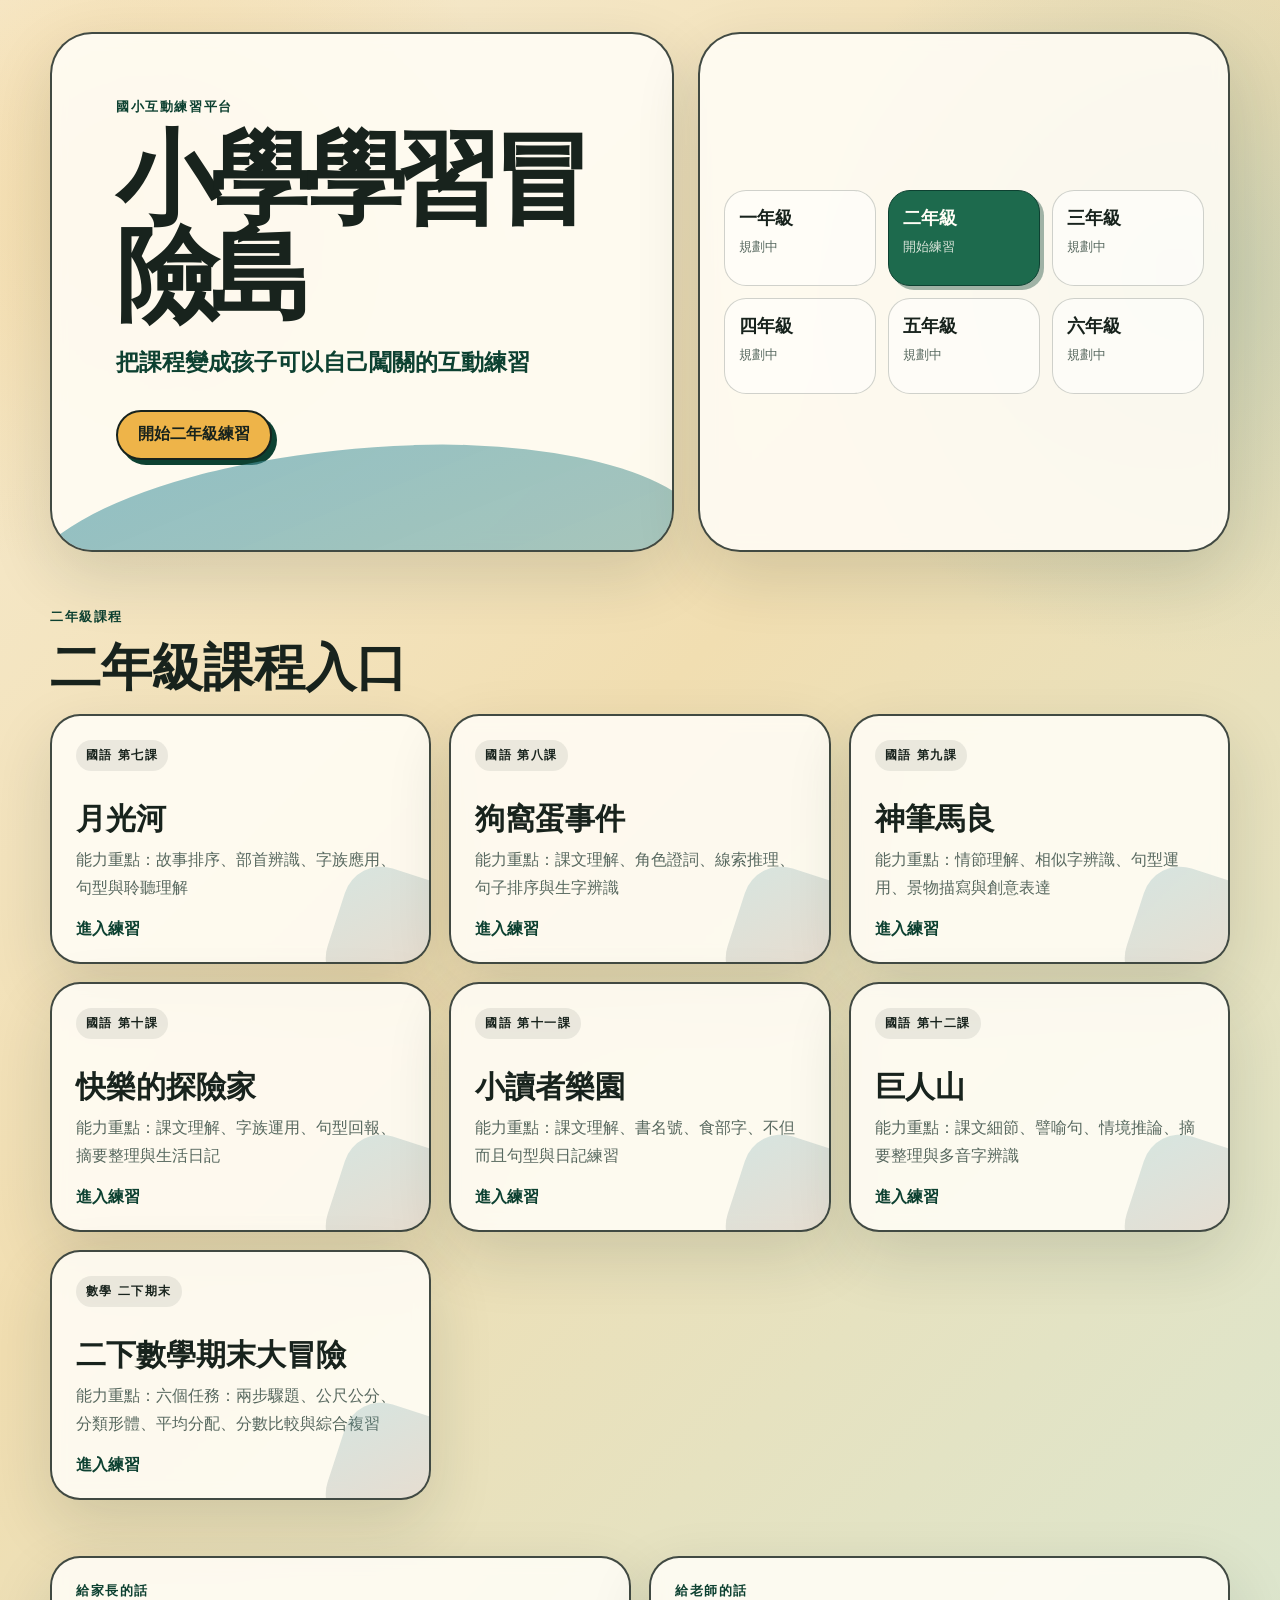
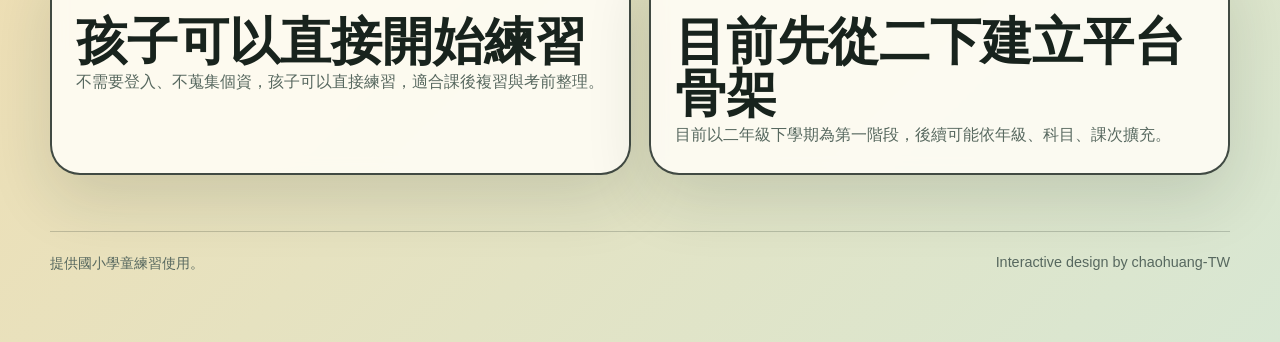
<file: index.html>
<!doctype html>
<html lang="zh-Hant">
<head>
  <!-- Google tag (gtag.js) -->
  <script async src="https://www.googletagmanager.com/gtag/js?id=G-0WRZ173JVH"></script>
  <script>
    window.dataLayer = window.dataLayer || [];
    function gtag() { dataLayer.push(arguments); }
    gtag('js', new Date());

    gtag('config', 'G-0WRZ173JVH');
  </script>
  <meta charset="utf-8">
  <meta name="viewport" content="width=device-width, initial-scale=1">
  <title>小學學習冒險島</title>
  <meta name="description" content="國小課文與數學複習互動練習平台。">
  <link rel="stylesheet" href="styles.css">
</head>
<body>
  <main class="site-shell">
    <section class="hero" aria-labelledby="home-title">
      <div class="hero-copy">
        <p class="hero-kicker">國小互動練習平台</p>
        <h1 id="home-title">小學學習冒險島</h1>
        <p class="hero-text">把課程變成孩子可以自己闖關的互動練習</p>
        <div class="hero-actions">
          <a class="primary-link" href="#grade-2">開始二年級練習</a>
        </div>
      </div>
      <div class="hero-side" aria-label="年級入口">
        <div class="grade-grid">
          <div class="grade-card"><strong>一年級</strong><span>規劃中</span></div>
          <a class="grade-card active" href="#grade-2"><strong>二年級</strong><span>開始練習</span></a>
          <div class="grade-card"><strong>三年級</strong><span>規劃中</span></div>
          <div class="grade-card"><strong>四年級</strong><span>規劃中</span></div>
          <div class="grade-card"><strong>五年級</strong><span>規劃中</span></div>
          <div class="grade-card"><strong>六年級</strong><span>規劃中</span></div>
        </div>
      </div>
    </section>

    <section class="course-section" id="grade-2" aria-labelledby="grade-2-title">
      <div class="section-head">
        <div>
          <p class="section-kicker">二年級課程</p>
          <h2 id="grade-2-title">二年級課程入口</h2>
        </div>
      </div>
      <div class="course-grid" id="course-grid"></div>
    </section>

    <section class="support-section" aria-label="平台說明">
      <article class="support-card">
        <p class="section-kicker">給家長的話</p>
        <h2>孩子可以直接開始練習</h2>
        <p>不需要登入、不蒐集個資，孩子可以直接練習，適合課後複習與考前整理。</p>
      </article>
      <article class="support-card">
        <p class="section-kicker">給老師的話</p>
        <h2>目前先從二下建立平台骨架</h2>
        <p>目前以二年級下學期為第一階段，後續可能依年級、科目、課次擴充。</p>
      </article>
    </section>

    <footer class="site-footer">
      <p>提供國小學童練習使用。</p>
      <p>Interactive design by chaohuang-TW</p>
    </footer>
  </main>

  <template id="course-card-template">
    <a class="course-card" href="">
      <p class="course-label"></p>
      <h3 class="course-name"></h3>
      <p class="course-focus"></p>
      <span class="course-action">進入練習</span>
    </a>
  </template>

  <script src="app.js"></script>
</body>
</html>
</file>
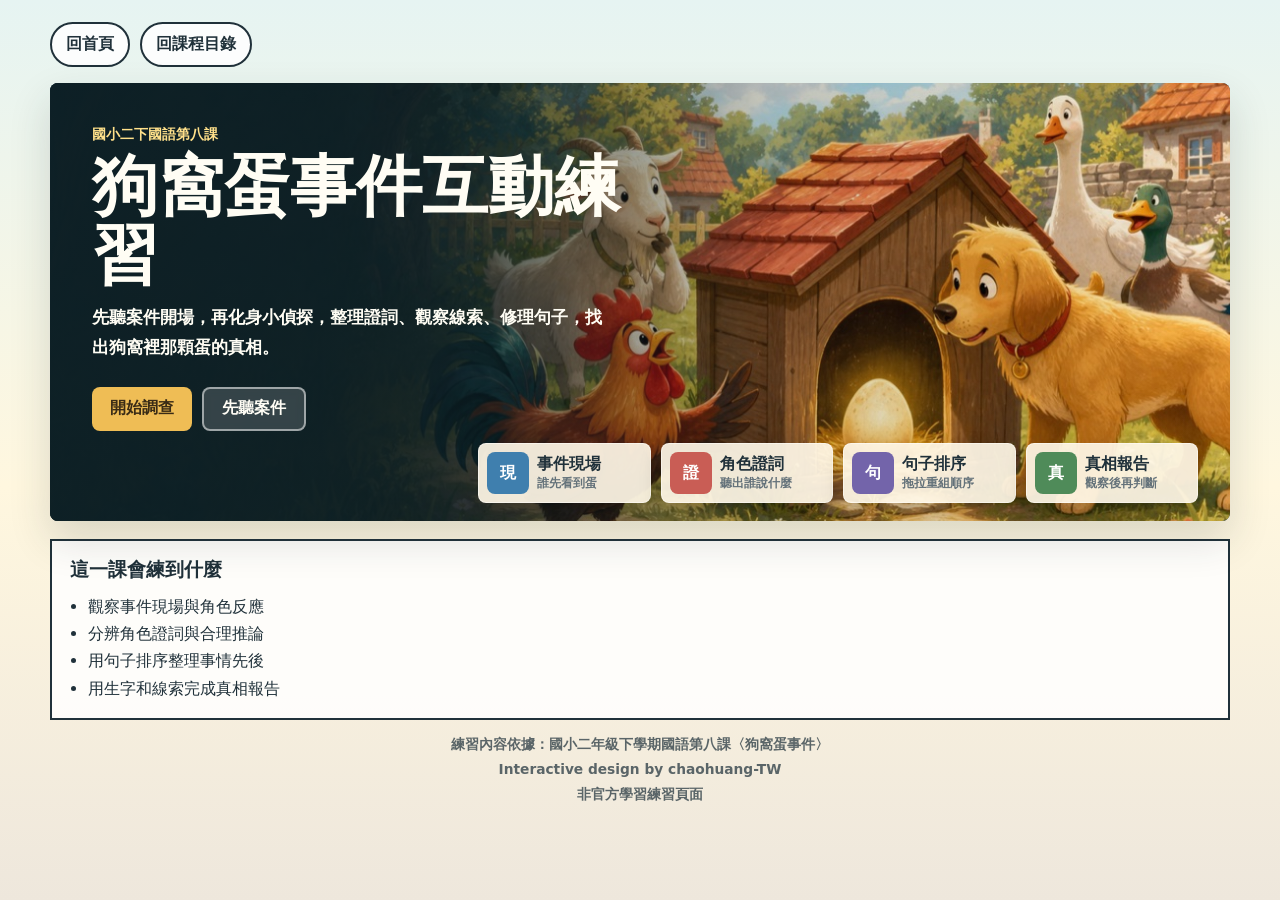
<file: g2-mandarin-dog-egg-case/index.html>
<!doctype html>
<html lang="zh-Hant">
  <head>
    <meta charset="utf-8">
    <meta name="viewport" content="width=device-width, initial-scale=1">
    <title>狗窩蛋事件互動練習</title>
    <meta name="description" content="國小二年級下學期國語第八課〈狗窩蛋事件〉互動學習練習頁面。">
    <link rel="stylesheet" href="../assets/css/course-platform.css">
    <style>
      :root {
        color-scheme: light;
        --ink: #20313a;
        --muted: #64727a;
        --paper: #fff8e8;
        --panel: #ffffff;
        --line: #d8e2de;
        --sky: #cfeaf2;
        --grass: #5f9f63;
        --gold: #efbd55;
        --blue: #3f7fae;
        --green: #4f8b59;
        --red: #c95d55;
        --purple: #7364aa;
        --wood: #a96e45;
        --shadow: 0 18px 42px rgba(31, 48, 58, 0.16);
      }

      * { box-sizing: border-box; }
      [hidden] { display: none !important; }

      body {
        margin: 0;
        min-height: 100vh;
        color: var(--ink);
        font-family: "PingFang TC", "Noto Sans TC", "Microsoft JhengHei", system-ui, sans-serif;
        background: linear-gradient(180deg, #e6f4f2 0%, #fff7df 54%, #eee7dc 100%);
      }

      button { font: inherit; }

      button {
        min-height: 44px;
        border: 0;
        border-radius: 8px;
        cursor: pointer;
        font-weight: 900;
      }

      button:disabled {
        cursor: not-allowed;
        opacity: 0.48;
      }

      h1, h2, h3, p { margin-top: 0; }

      .shell {
        width: min(1180px, calc(100% - 28px));
        margin: 0 auto;
        padding: 22px 0 18px;
      }

      .hero {
        position: relative;
        min-height: 438px;
        overflow: hidden;
        border-radius: 8px;
        background: #163946;
        box-shadow: var(--shadow);
      }

      .hero::before {
        position: absolute;
        inset: 0;
        z-index: 1;
        content: "";
        background: linear-gradient(90deg, rgba(13, 32, 38, 0.92) 0%, rgba(13, 32, 38, 0.74) 33%, rgba(13, 32, 38, 0.16) 60%, rgba(13, 32, 38, 0) 100%);
      }

      .hero-scene {
        position: absolute;
        inset: 0;
        width: 100%;
        height: 100%;
        object-fit: cover;
        object-position: 58% 50%;
      }

      .hero-copy {
        position: relative;
        z-index: 3;
        max-width: 620px;
        padding: 42px;
        color: #fffdf4;
      }

      .eyebrow,
      .label {
        margin: 0 0 8px;
        color: var(--blue);
        font-size: 0.88rem;
        font-weight: 900;
      }

      .hero .eyebrow { color: #ffe08a; }

      h1 {
        max-width: 620px;
        margin-bottom: 12px;
        font-size: 4.15rem;
        line-height: 1.04;
        letter-spacing: 0;
      }

      .intro {
        max-width: 510px;
        margin-bottom: 24px;
        font-size: 1.08rem;
        font-weight: 800;
        line-height: 1.75;
      }

      .hero-actions,
      .actions,
      .scoreboard {
        display: flex;
        align-items: center;
        gap: 10px;
        flex-wrap: wrap;
      }

      .primary {
        padding: 0 18px;
        color: #fff;
        background: var(--green);
      }

      .gold {
        color: #3a2c16;
        background: var(--gold);
      }

      .secondary {
        padding: 0 18px;
        color: #fff;
        background: var(--blue);
      }

      .ghost,
      .listen-button {
        padding: 0 18px;
        color: var(--blue);
        background: #e8f3f0;
      }

      .listen-button {
        color: #fffdf5;
        background: rgba(255, 255, 255, 0.16);
        border: 2px solid rgba(255, 255, 255, 0.52);
        backdrop-filter: blur(4px);
      }

      .mission-peek {
        position: absolute;
        right: 32px;
        bottom: 18px;
        z-index: 3;
        display: grid;
        grid-template-columns: repeat(4, minmax(0, 1fr));
        gap: 10px;
        width: min(720px, calc(100% - 64px));
        pointer-events: none;
      }

      .mission-token {
        display: grid;
        grid-template-columns: 42px 1fr;
        align-items: center;
        gap: 8px;
        min-height: 58px;
        padding: 8px;
        border: 1px solid rgba(255, 255, 255, 0.46);
        border-radius: 8px;
        background: rgba(255, 248, 232, 0.92);
        box-shadow: 0 10px 22px rgba(0, 0, 0, 0.18);
        font-weight: 900;
      }

      .mission-token span:first-child {
        display: grid;
        place-items: center;
        width: 42px;
        height: 42px;
        border-radius: 8px;
        color: #fff;
        background: var(--blue);
      }

      .mission-token small {
        display: block;
        color: var(--muted);
        font-size: 0.76rem;
        font-weight: 900;
      }

      .mission-token:nth-child(2) span:first-child { background: var(--red); }
      .mission-token:nth-child(3) span:first-child { background: var(--purple); }
      .mission-token:nth-child(4) span:first-child { background: var(--green); }

      .game-layout {
        display: grid;
        grid-template-columns: 310px minmax(0, 1fr);
        gap: 16px;
        margin-top: 16px;
      }

      .map,
      .panel,
      .result-panel {
        border: 2px solid rgba(31, 48, 58, 0.08);
        border-radius: 8px;
        background: var(--panel);
        box-shadow: var(--shadow);
      }

      .map {
        display: grid;
        align-content: start;
        gap: 14px;
        padding: 18px;
      }

      .map h2 {
        margin-bottom: 4px;
        font-size: 1.35rem;
      }

      .map p,
      .case-note {
        color: var(--muted);
        font-weight: 800;
        line-height: 1.55;
      }

      .case-card {
        display: grid;
        grid-template-columns: 72px 1fr;
        gap: 12px;
        align-items: center;
        padding: 12px;
        border-radius: 8px;
        background: #fff6df;
      }

      .doghouse-mini {
        position: relative;
        height: 72px;
        border-radius: 8px 8px 5px 5px;
        background: var(--wood);
        box-shadow: inset 0 -10px rgba(0, 0, 0, 0.12);
      }

      .doghouse-mini::before {
        position: absolute;
        left: 8px;
        right: 8px;
        top: -18px;
        height: 36px;
        border-radius: 6px;
        background: #815438;
        transform: skewY(-8deg);
        content: "";
      }

      .doghouse-mini::after {
        position: absolute;
        right: 11px;
        bottom: 9px;
        width: 20px;
        height: 28px;
        border-radius: 50%;
        background: #fff4ca;
        box-shadow: 0 0 15px rgba(239, 189, 85, 0.8);
        content: "";
      }

      .trail {
        display: grid;
        gap: 9px;
      }

      .stage-tab {
        display: grid;
        grid-template-columns: 38px 1fr auto;
        align-items: center;
        gap: 10px;
        min-height: 56px;
        padding: 8px;
        border: 2px solid var(--line);
        border-radius: 8px;
        color: var(--ink);
        background: var(--paper);
        text-align: left;
      }

      .stage-tab.is-active {
        border-color: var(--blue);
        background: #e8f4fa;
      }

      .stage-tab.is-done {
        border-color: rgba(79, 139, 89, 0.48);
        background: #edf7ef;
      }

      .badge-icon {
        display: grid;
        place-items: center;
        width: 38px;
        height: 38px;
        border-radius: 8px;
        color: #fff;
        background: var(--blue);
        font-weight: 900;
      }

      .stage-tab small {
        display: block;
        color: var(--muted);
        font-weight: 800;
      }

      .checkmark {
        color: var(--green);
        font-weight: 900;
      }

      .stats {
        display: grid;
        grid-template-columns: repeat(2, minmax(0, 1fr));
        gap: 8px;
      }

      .stat {
        min-height: 66px;
        padding: 9px;
        border-radius: 8px;
        background: #f4f8f8;
        text-align: center;
      }

      .stat strong {
        display: block;
        font-size: 1.42rem;
        line-height: 1.05;
      }

      .stat span {
        color: var(--muted);
        font-size: 0.82rem;
        font-weight: 900;
      }

      .log-list {
        display: grid;
        gap: 6px;
        margin: 0;
        padding-left: 1.15rem;
        color: var(--muted);
        font-size: 0.92rem;
        font-weight: 800;
        line-height: 1.45;
      }

      .panel {
        min-height: 660px;
        padding: 24px;
      }

      .panel-head {
        display: flex;
        justify-content: space-between;
        gap: 14px;
        margin-bottom: 16px;
      }

      .panel-head h2 {
        margin-bottom: 4px;
        font-size: 1.75rem;
      }

      .scoreboard span,
      .scoreboard strong {
        display: inline-flex;
        align-items: center;
        min-height: 40px;
        border-radius: 8px;
        padding: 0 12px;
        background: #f5eee6;
        font-weight: 900;
      }

      .scoreboard strong {
        color: #fff;
        background: var(--green);
      }

      .progress-track {
        height: 10px;
        margin: 18px 0 16px;
        overflow: hidden;
        border-radius: 999px;
        background: #e6ece8;
      }

      #progress-fill {
        width: 0;
        height: 100%;
        border-radius: inherit;
        background: linear-gradient(90deg, var(--green), var(--gold), var(--red));
        transition: width 0.25s ease;
      }

      .level-visual {
        min-height: 178px;
        margin-bottom: 14px;
        overflow: hidden;
        border: 2px solid rgba(31, 48, 58, 0.08);
        border-radius: 8px;
        background: linear-gradient(135deg, #e8f4fa, #fff8e8);
      }

      .level-visual svg {
        display: block;
        width: 100%;
        height: 178px;
      }

      .level-visual text {
        font-family: "PingFang TC", "Noto Sans TC", "Microsoft JhengHei", system-ui, sans-serif;
        font-weight: 900;
        letter-spacing: 0;
      }

      .prompt {
        min-height: 84px;
        margin-bottom: 16px;
        padding: 14px;
        border: 2px dashed #c8d9df;
        border-radius: 8px;
        color: var(--muted);
        background: #f8fbfb;
        font-size: 1.06rem;
        font-weight: 850;
        line-height: 1.7;
      }

      .play-area {
        display: grid;
        gap: 14px;
        min-height: 240px;
      }

      .answers {
        display: grid;
        grid-template-columns: repeat(auto-fit, minmax(210px, 1fr));
        gap: 12px;
      }

      .answer,
      .sequence-card {
        min-height: 62px;
        border: 2px solid var(--line);
        border-radius: 8px;
        padding: 13px;
        color: var(--ink);
        background: var(--paper);
        font-weight: 900;
        line-height: 1.6;
        text-align: left;
      }

      .answer.good {
        border-color: var(--green);
        background: #e8f5ed;
      }

      .answer.bad {
        border-color: var(--red);
        background: #fff0ec;
      }

      .sequence-list {
        display: grid;
        gap: 10px;
      }

      .sequence-card {
        display: grid;
        grid-template-columns: auto 1fr auto;
        align-items: center;
        gap: 10px;
        cursor: grab;
        transition: transform 0.18s ease, border-color 0.18s ease, box-shadow 0.18s ease;
      }

      .sequence-card strong {
        display: grid;
        place-items: center;
        width: 34px;
        height: 34px;
        border-radius: 8px;
        color: #fff;
        background: var(--blue);
      }

      .sequence-card.is-dragging {
        border-color: var(--blue);
        box-shadow: 0 12px 24px rgba(63, 127, 174, 0.2);
        transform: scale(0.99);
        opacity: 0.74;
      }

      .sequence-card.good {
        border-color: var(--green);
        background: #e8f5ed;
      }

      .sequence-card.bad {
        border-color: var(--red);
        background: #fff0ec;
      }

      .sequence-card.is-answered {
        cursor: default;
      }

      .sequence-actions {
        display: flex;
        flex-direction: column;
        gap: 6px;
      }

      .sequence-actions button {
        display: grid;
        place-items: center;
        width: 38px;
        height: 32px;
        border: 2px solid #d5e3e2;
        border-radius: 8px;
        color: var(--ink);
        background: #fff;
        font-size: 1rem;
        font-weight: 950;
        line-height: 1;
      }

      .sequence-actions button:disabled {
        opacity: 0.35;
        cursor: not-allowed;
      }

      .feedback {
        min-height: 58px;
        margin-top: 18px;
        padding: 14px;
        border-radius: 8px;
        color: var(--muted);
        background: #f6f0e8;
        font-weight: 850;
        line-height: 1.62;
      }

      .feedback.good {
        color: #245d43;
        background: #e5f3ea;
      }

      .feedback.try {
        color: #85442f;
        background: #fff0e6;
      }

      .actions {
        justify-content: flex-end;
        margin-top: 16px;
      }

      .result-panel {
        position: relative;
        max-width: 800px;
        margin: 16px auto 0;
        overflow: hidden;
        padding: 28px;
        text-align: center;
      }

      .confetti-layer {
        position: absolute;
        inset: 0;
        pointer-events: none;
        overflow: hidden;
      }

      .confetti {
        position: absolute;
        top: -18px;
        width: 10px;
        height: 18px;
        border-radius: 3px;
        background: var(--gold);
        animation: confettiFall 1.45s ease-out forwards;
      }

      .result-grid {
        display: grid;
        grid-template-columns: repeat(auto-fit, minmax(150px, 1fr));
        gap: 12px;
        margin: 24px 0;
      }

      .result-item {
        border-radius: 8px;
        padding: 16px;
        background: var(--paper);
      }

      .result-item strong {
        display: block;
        font-size: 1.8rem;
        color: var(--blue);
      }

      .site-credit {
        margin: 14px 0 0;
        color: rgba(31, 48, 58, 0.72);
        font-size: 0.86rem;
        font-weight: 800;
        line-height: 1.55;
        letter-spacing: 0;
        text-align: center;
      }

      .site-credit p { margin: 4px 0; }

      @keyframes confettiFall {
        0% { opacity: 1; transform: translateY(0) rotate(0deg); }
        100% { opacity: 0; transform: translateY(260px) rotate(520deg); }
      }

      @media (max-width: 900px) {
        .shell {
          width: min(100% - 18px, 680px);
          padding-top: 10px;
        }

        .hero {
          min-height: 620px;
        }

        .hero::before {
          background: linear-gradient(180deg, rgba(13, 32, 38, 0.92) 0%, rgba(13, 32, 38, 0.62) 42%, rgba(13, 32, 38, 0.12) 100%);
        }

        .hero-copy {
          padding: 30px 24px;
        }

        h1 {
          max-width: 350px;
          font-size: 2.55rem;
          line-height: 1.1;
        }

        .intro {
          max-width: 350px;
        }

        .hero-actions {
          display: grid;
          width: min(100%, 350px);
        }

        .mission-peek {
          left: 14px;
          right: 14px;
          bottom: 14px;
          grid-template-columns: repeat(2, minmax(0, 1fr));
          width: auto;
        }

        .game-layout {
          grid-template-columns: 1fr;
        }

        .map { order: 2; }
        .panel {
          order: 1;
          min-height: auto;
          padding: 18px;
        }

        .panel-head {
          display: grid;
        }
      }

      @media (max-width: 560px) {
        h1 {
          max-width: 310px;
          font-size: 2.12rem;
        }

        .hero {
          min-height: 660px;
        }

        .hero-copy {
          padding: 24px 18px;
        }

        .mission-peek {
          grid-template-columns: 1fr;
          gap: 7px;
        }

        .mission-token {
          min-height: 48px;
          grid-template-columns: 36px 1fr;
          padding: 6px;
        }

        .mission-token span:first-child {
          width: 36px;
          height: 36px;
        }

        .stats,
        .answers,
        .result-grid {
          grid-template-columns: 1fr;
        }

        .actions {
          display: grid;
          grid-template-columns: 1fr;
        }
      }

      @media (prefers-reduced-motion: reduce) {
        .confetti,
        .sequence-card {
          animation: none;
          transition: none;
        }
      }
    </style>
  </head>
  <body data-course-id="dog-egg-case">
    <main class="shell">
      <section class="hero" aria-labelledby="game-title">
        <img class="hero-scene" src="[data-uri]" alt="動物村裡，公雞、山羊、黃狗媽媽、鴨子和鵝圍在狗窩旁，看著狗窩裡發光的蛋。">
        <div class="hero-copy">
          <p class="eyebrow">國小二下國語第八課</p>
          <h1 id="game-title">狗窩蛋事件互動練習</h1>
          <p class="intro">先聽案件開場，再化身小偵探，整理證詞、觀察線索、修理句子，找出狗窩裡那顆蛋的真相。</p>
          <div class="hero-actions">
            <button class="primary gold" id="start-button" type="button">開始調查</button>
            <button class="listen-button" id="story-button" type="button">先聽案件</button>
          </div>
        </div>
        <div class="mission-peek" aria-hidden="true">
          <div class="mission-token"><span>現</span><div>事件現場<small>誰先看到蛋</small></div></div>
          <div class="mission-token"><span>證</span><div>角色證詞<small>聽出誰說什麼</small></div></div>
          <div class="mission-token"><span>句</span><div>句子排序<small>拖拉重組順序</small></div></div>
          <div class="mission-token"><span>真</span><div>真相報告<small>觀察後再判斷</small></div></div>
        </div>
      </section>

      <section class="game-layout" id="game-panel" hidden>
        <aside class="map" aria-label="狗窩蛋事件任務地圖">
          <div>
            <h2>偵探任務地圖</h2>
            <p>完成六個任務，累積線索星，幫動物村寫出可靠的真相報告。</p>
          </div>
          <div class="case-card">
            <div class="doghouse-mini" aria-hidden="true"></div>
            <p class="case-note">事件現場：黃狗媽媽的狗窩裡出現一顆蛋。</p>
          </div>
          <div id="trail" class="trail"></div>
          <div class="stats" aria-label="遊戲狀態">
            <div class="stat"><strong id="star-count">0</strong><span>線索星</span></div>
            <div class="stat"><strong id="badge-count">0/6</strong><span>徽章</span></div>
            <div class="stat"><strong id="calm-count">0</strong><span>冷靜值</span></div>
            <div class="stat"><strong id="observe-count">0</strong><span>觀察值</span></div>
          </div>
          <div>
            <h3>偵探筆記</h3>
            <ul id="case-log" class="log-list"></ul>
          </div>
        </aside>

        <main class="panel">
          <div class="panel-head">
            <div>
              <p class="label" id="level-kicker">目前任務</p>
              <h2 id="level-title">事件現場</h2>
            </div>
            <div class="scoreboard" aria-live="polite">
              <span id="progress">1 / 3</span>
              <strong id="score">0 分</strong>
            </div>
          </div>

          <div class="progress-track" aria-hidden="true">
            <div id="progress-fill"></div>
          </div>

          <section id="level-visual" class="level-visual" aria-label="任務插圖"></section>
          <section class="prompt" id="prompt"></section>
          <section class="play-area" id="play-area"></section>

          <div class="feedback" id="feedback" role="status" aria-live="polite"></div>

          <div class="actions">
            <button class="ghost" id="home-button" type="button">任務地圖</button>
            <button class="ghost" id="speak-button" type="button">朗讀題目</button>
            <button class="ghost" id="hint-button" type="button">提示</button>
            <button class="secondary" id="check-button" type="button" hidden>檢查答案</button>
            <button class="primary" id="next-button" type="button" disabled>下一題</button>
          </div>
        </main>
      </section>

      <section class="result-panel" id="result-panel" hidden>
        <div class="confetti-layer" id="confetti-layer" aria-hidden="true"></div>
        <p class="eyebrow">案件完成</p>
        <h2>狗窩蛋事件破案了！</h2>
        <p id="result-copy"></p>
        <div class="result-grid" id="result-grid"></div>
        <div class="actions">
          <button class="primary" id="review-button" type="button">練習錯題</button>
          <button class="secondary" id="restart-button" type="button">重新調查</button>
        </div>
      </section>

      <footer class="site-credit">
        <p>練習內容依據：國小二年級下學期國語第八課〈狗窩蛋事件〉</p>
        <p>Interactive design by chaohuang-TW</p>
        <p>非官方學習練習頁面</p>
      </footer>
    </main>

    <script>
      const stages = [
        {
          id: "scene",
          title: "事件現場",
          topic: "誰先看到蛋",
          icon: "現",
          color: "#c4834e",
          badge: "現場線索",
          intro: "先看誰發現了什麼，再想他的反應合不合理。",
          questions: [
            mc("誰最先發現狗窩裡有蛋？", ["公雞", "山羊", "黃狗媽媽", "鵝媽媽"], "公雞", "第一個大叫奇怪的角色，就是最先看到蛋的人。", "observe"),
            mc("公雞看到蛋後，最先做了什麼？", ["一邊跑一邊大叫", "安靜等黃狗媽媽回家", "把蛋拿走", "去找老師"], "一邊跑一邊大叫", "公雞的反應很快，也有點急。", "calm"),
            mc("公雞一開始的判斷可能有什麼問題？", ["還沒問清楚就下結論", "他沒有看到蛋", "他知道蛋是誰的", "他不會走路"], "還沒問清楚就下結論", "看到怪事時，最好先查證。", "calm")
          ]
        },
        {
          id: "witness",
          title: "角色證詞",
          topic: "誰說了什麼",
          icon: "證",
          color: "#4a9aa0",
          badge: "證詞配對",
          intro: "角色的說法藏著線索，聽完再判斷。",
          questions: [
            mc("哪一句最像公雞會說的話？", ["黃狗媽媽怎麼會生蛋？真奇怪！", "我們先量量這顆蛋有多大。", "這顆蛋是我請人照顧的。", "我今天想吃青草。"], "黃狗媽媽怎麼會生蛋？真奇怪！", "公雞是第一個把消息傳出去的角色。", "observe"),
            mc("哪一句最像山羊的觀察？", ["這顆蛋好像某些鳥類的蛋，但我還不能確定。", "狗一定會生蛋。", "我一定知道真相。", "我不要看。"], "這顆蛋好像某些鳥類的蛋，但我還不能確定。", "山羊仔細看，沒有急著下結論。", "calm"),
            mc("鴨子和鴕鳥主要用什麼線索反駁？", ["蛋的大小", "蛋的顏色", "狗窩的位置", "天氣"], "蛋的大小", "他們都在比較太大或太小。", "observe")
          ]
        },
        {
          id: "reason",
          title: "蛋的推理",
          topic: "線索判斷",
          icon: "推",
          color: "#557fd0",
          badge: "推理線索",
          intro: "推理要根據線索，不是只聽誰說得最大聲。",
          questions: [
            mc("只看到狗窩裡有蛋，可以立刻確定黃狗媽媽會生蛋嗎？", ["不可以，還要查更多線索", "可以，因為蛋在狗窩裡", "可以，因為公雞說了", "不用管"], "不可以，還要查更多線索", "地點不一定等於主人。", "calm"),
            mc("山羊的表現比較接近哪一種？", ["仔細觀察", "到處亂說", "不願意聽別人說", "立刻生氣"], "仔細觀察", "山羊有看一會兒，也提出疑問。", "calm"),
            mc("下面哪一個推論最合理？", ["蛋可能是別的動物暫時放在狗窩的", "只要在狗窩裡，就一定是狗生的", "公雞說什麼都一定對", "蛋會自己走路"], "蛋可能是別的動物暫時放在狗窩的", "怪事常常需要更多背景。", "calm")
          ]
        },
        {
          id: "sentence",
          title: "句子修理站",
          topic: "時間與動作順序",
          icon: "句",
          color: "#cf6753",
          badge: "句子修理",
          intro: "把事情排成合理順序，句子才會通順。",
          questions: [
            seq("拖拉卡片，把兩件事排成合理順序。", ["來到黃狗媽媽的家", "好奇地跟著公雞"], ["好奇地跟著公雞", "來到黃狗媽媽的家"], "要先移動，才會到達目的地。"),
            seq("拖拉短語，排成通順的句子。", ["跟著媽媽回家吃飯", "天黑了", "收拾玩沙的器具", "公園裡的小朋友"], ["天黑了", "公園裡的小朋友", "收拾玩沙的器具", "跟著媽媽回家吃飯"], "先有時間背景，再出現人物和動作。"),
            mc("哪一句比較通順？", ["小朋友收拾玩具後，跟著媽媽回家。", "小朋友回家後，才在公園收拾玩具。", "媽媽跟著玩具回家。", "天黑了，所以蛋會說話。"], "小朋友收拾玩具後，跟著媽媽回家。", "看動作發生的先後。", "observe")
          ]
        },
        {
          id: "word",
          title: "生字調查局",
          topic: "部首與讀音",
          icon: "字",
          color: "#6f72c8",
          badge: "生字觀察",
          intro: "字形、部首和讀音都是偵探線索。",
          questions: [
            mc("「狗」是哪一個部首？", ["犬部", "鳥部", "金部", "頁部"], "犬部", "狗和動物有關，左邊是犬部變形。", "observe"),
            mc("「睛」是哪一個部首？", ["目部", "日部", "水部", "心部"], "目部", "眼睛和目有關。", "observe"),
            mc("哪一組字都有「鳥」？", ["鴨、鴉", "狗、怪", "經、細", "忍、住"], "鴨、鴉", "鴨子和烏鴉都和鳥有關。", "observe"),
            mc("「傳記」的「傳」應該讀哪一個？", ["ㄓㄨㄢˋ", "ㄔㄨㄢˊ", "ㄓㄨㄢ", "ㄔㄨㄤˊ"], "ㄓㄨㄢˋ", "人物故事、傳記、自傳，多讀 ㄓㄨㄢˋ。", "observe"),
            mc("「傳播」的「傳」應該讀哪一個？", ["ㄔㄨㄢˊ", "ㄓㄨㄢˋ", "ㄓㄨㄤ", "ㄔㄢˊ"], "ㄔㄨㄢˊ", "傳出去、傳開來，多讀 ㄔㄨㄢˊ。", "observe")
          ]
        },
        {
          id: "truth",
          title: "真相報告",
          topic: "完成偵探結論",
          icon: "真",
          color: "#438f5a",
          badge: "真相大白",
          intro: "把所有線索整理起來，才能寫出可靠的報告。",
          questions: [
            mc("誰比較急著把消息傳出去？", ["公雞", "山羊", "黃狗媽媽", "鵝媽媽"], "公雞", "他還沒查清楚，就把消息告訴大家。", "calm"),
            mc("誰比較謹慎？", ["山羊", "公雞", "鴨子", "黃狗媽媽"], "山羊", "他仔細觀察，提出疑問。", "calm"),
            mc("蛋真正的來源最可能是？", ["鵝媽媽請黃狗媽媽照顧", "黃狗媽媽自己生的", "公雞帶來的", "山羊畫出來的"], "鵝媽媽請黃狗媽媽照顧", "最後知情者說明真相。", "calm"),
            mc("這個故事提醒我們什麼？", ["遇到奇怪的事，要先觀察和查證", "看到什麼就馬上到處說", "別人的想法都不用聽", "只要大聲說就一定對"], "遇到奇怪的事，要先觀察和查證", "推理要有線索，也要尊重不同想法。", "calm")
          ]
        }
      ];

      const storyText = "黃狗媽媽的窩裡出現一顆蛋，公雞覺得很奇怪，急著把消息傳出去。動物們聽了以後，有人驚訝，有人提出不同看法。山羊仔細觀察，提醒大家不能只看表面就下結論。最後大家整理線索，知道這顆蛋另有來源，也學會遇到奇怪的事要先觀察和查證。";

      const hero = document.querySelector(".hero");
      const gamePanel = document.querySelector("#game-panel");
      const resultPanel = document.querySelector("#result-panel");
      const startButton = document.querySelector("#start-button");
      const storyButton = document.querySelector("#story-button");
      const restartButton = document.querySelector("#restart-button");
      const reviewButton = document.querySelector("#review-button");
      const homeButton = document.querySelector("#home-button");
      const speakButton = document.querySelector("#speak-button");
      const hintButton = document.querySelector("#hint-button");
      const checkButton = document.querySelector("#check-button");
      const nextButton = document.querySelector("#next-button");
      const trail = document.querySelector("#trail");
      const starCount = document.querySelector("#star-count");
      const badgeCount = document.querySelector("#badge-count");
      const calmCount = document.querySelector("#calm-count");
      const observeCount = document.querySelector("#observe-count");
      const caseLog = document.querySelector("#case-log");
      const levelKicker = document.querySelector("#level-kicker");
      const levelTitle = document.querySelector("#level-title");
      const levelVisual = document.querySelector("#level-visual");
      const progress = document.querySelector("#progress");
      const scoreLabel = document.querySelector("#score");
      const progressFill = document.querySelector("#progress-fill");
      const promptBox = document.querySelector("#prompt");
      const playArea = document.querySelector("#play-area");
      const feedback = document.querySelector("#feedback");
      const confettiLayer = document.querySelector("#confetti-layer");
      const resultCopy = document.querySelector("#result-copy");
      const resultGrid = document.querySelector("#result-grid");

      const state = {
        stageIndex: 0,
        questionIndex: 0,
        answered: false,
        stars: 0,
        calm: 0,
        observe: 0,
        progress: {},
        mistakes: [],
        logs: ["狗窩裡出現一顆蛋，案件開始。"],
        sequence: []
      };

      let audioContext;
      let storySpeaking = false;
      let draggedIndex = null;

      load();
      renderHud();

      function mc(text, answers, correct, hint, kind) {
        return { type: "mc", text, answers, correct, hint, kind };
      }

      function seq(text, options, correct, hint) {
        return { type: "seq", text, options, correct, hint, kind: "observe" };
      }

      function startGame() {
        stopStory();
        hero.hidden = true;
        resultPanel.hidden = true;
        gamePanel.hidden = false;
        const nextIndex = stages.findIndex((stage) => !isStageDone(stage));
        state.stageIndex = nextIndex >= 0 ? nextIndex : 0;
        state.questionIndex = Math.min(state.progress[currentStage().id] || 0, currentStage().questions.length - 1);
        renderQuestion();
      }

      function renderQuestion() {
        const stage = currentStage();
        const question = currentQuestion();
        state.answered = false;
        state.sequence = [];
        levelKicker.textContent = `${stage.topic}｜${stage.badge}`;
        levelTitle.textContent = stage.title;
        progress.textContent = `${state.questionIndex + 1} / ${stage.questions.length}`;
        scoreLabel.textContent = `${state.stars} 分`;
        progressFill.style.width = `${((state.progress[stage.id] || state.questionIndex) / stage.questions.length) * 100}%`;
        promptBox.textContent = question.text;
        feedback.textContent = question.type === "seq" ? "用卡片右側箭頭調整順序，也可以拖拉；完成後按「檢查答案」。" : "選出最合理的答案。";
        feedback.className = "feedback";
        nextButton.disabled = true;
        checkButton.hidden = question.type !== "seq";
        playArea.innerHTML = "";
        renderTrail();
        renderHud();
        renderLevelVisual(stage.id);
        if (question.type === "seq") renderSequence(question);
        else renderAnswers(question);
      }

      function renderTrail() {
        trail.innerHTML = "";
        stages.forEach((stage, index) => {
          const button = document.createElement("button");
          button.className = "stage-tab";
          if (index === state.stageIndex) button.classList.add("is-active");
          if (isStageDone(stage)) button.classList.add("is-done");
          button.type = "button";
          button.innerHTML = `
            <span class="badge-icon" style="background:${stage.color}">${stage.icon}</span>
            <span>${stage.title}<small>${stage.topic}</small></span>
            <span class="checkmark">${isStageDone(stage) ? "✓" : ""}</span>
          `;
          button.addEventListener("click", () => {
            state.stageIndex = index;
            state.questionIndex = Math.min(state.progress[stage.id] || 0, stage.questions.length - 1);
            renderQuestion();
          });
          trail.appendChild(button);
        });
      }

      function renderHud() {
        const complete = stages.filter(isStageDone).length;
        starCount.textContent = state.stars;
        badgeCount.textContent = `${complete}/6`;
        calmCount.textContent = state.calm;
        observeCount.textContent = state.observe;
        scoreLabel.textContent = `${state.stars} 分`;
        caseLog.innerHTML = state.logs.slice(0, 5).map((log) => `<li>${escapeHtml(log)}</li>`).join("");
        save();
      }

      function renderAnswers(question) {
        const box = document.createElement("div");
        box.className = "answers";
        shuffle(question.answers).forEach((answer) => {
          const button = document.createElement("button");
          button.className = "answer";
          button.type = "button";
          button.textContent = answer;
          button.addEventListener("click", () => chooseAnswer(button, answer));
          box.appendChild(button);
        });
        playArea.appendChild(box);
      }

      function chooseAnswer(button, answer) {
        if (state.answered) return;
        const question = currentQuestion();
        const correct = answer === question.correct;
        button.classList.add(correct ? "good" : "bad");
        if (correct) {
          [...playArea.querySelectorAll("button")].forEach((item) => {
            item.disabled = true;
            if (item.textContent === question.correct) item.classList.add("good");
          });
          markCorrect(question);
        } else {
          button.disabled = true;
          markWrong(question);
        }
      }

      function renderSequence(question) {
        state.sequence = shuffle(question.options);
        const list = document.createElement("div");
        list.className = "sequence-list";
        state.sequence.forEach((text, index) => list.appendChild(createSequenceCard(text, index)));
        playArea.appendChild(list);
      }

      function createSequenceCard(text, index) {
        const card = document.createElement("div");
        card.className = "sequence-card";
        card.draggable = true;
        card.dataset.index = index;
        card.innerHTML = `
          <strong>${index + 1}</strong>
          <span>${escapeHtml(text)}</span>
          <span class="sequence-actions" aria-label="調整順序">
            <button type="button" aria-label="上移「${escapeHtml(text)}」" ${index === 0 ? "disabled" : ""}>▲</button>
            <button type="button" aria-label="下移「${escapeHtml(text)}」" ${index === state.sequence.length - 1 ? "disabled" : ""}>▼</button>
          </span>
        `;
        card.addEventListener("dragstart", () => {
          if (state.answered) return;
          draggedIndex = index;
          card.classList.add("is-dragging");
        });
        card.addEventListener("dragend", () => {
          draggedIndex = null;
          card.classList.remove("is-dragging");
        });
        card.addEventListener("dragover", (event) => event.preventDefault());
        card.addEventListener("drop", (event) => {
          event.preventDefault();
          if (state.answered) return;
          const targetIndex = Number(card.dataset.index);
          if (draggedIndex === null || draggedIndex === targetIndex) return;
          const [moved] = state.sequence.splice(draggedIndex, 1);
          state.sequence.splice(targetIndex, 0, moved);
          redrawSequence();
        });
        const actionButtons = card.querySelectorAll(".sequence-actions button");
        actionButtons[0].addEventListener("click", (event) => {
          event.stopPropagation();
          moveSequence(index, -1);
        });
        actionButtons[1].addEventListener("click", (event) => {
          event.stopPropagation();
          moveSequence(index, 1);
        });
        return card;
      }

      function moveSequence(index, delta) {
        if (state.answered) return;
        const next = index + delta;
        if (next < 0 || next >= state.sequence.length) return;
        [state.sequence[index], state.sequence[next]] = [state.sequence[next], state.sequence[index]];
        redrawSequence();
      }

      function redrawSequence() {
        const list = playArea.querySelector(".sequence-list");
        list.innerHTML = "";
        state.sequence.forEach((text, index) => list.appendChild(createSequenceCard(text, index)));
      }

      function checkSequence() {
        if (state.answered || currentQuestion().type !== "seq") return;
        const question = currentQuestion();
        const correct = question.correct.every((item, index) => state.sequence[index] === item);
        if (correct) {
          [...playArea.querySelectorAll(".sequence-card")].forEach((card) => card.classList.add("good", "is-answered"));
          markCorrect(question);
        } else {
          [...playArea.querySelectorAll(".sequence-card")].forEach((card) => card.classList.add("bad"));
          markWrong(question);
        }
      }

      function markCorrect(question) {
        if (state.answered) return;
        state.answered = true;
        state.stars += 1;
        if (question.kind === "calm") state.calm += 1;
        if (question.kind === "observe") state.observe += 1;
        const stage = currentStage();
        state.progress[stage.id] = Math.max(state.progress[stage.id] || 0, state.questionIndex + 1);
        addLog(`${stage.title}取得新線索。`);
        feedback.className = "feedback good";
        feedback.textContent = `答對了，取得 1 顆線索星。${stageCompleteMessage()}`;
        nextButton.disabled = false;
        checkButton.hidden = true;
        progressFill.style.width = `${((state.progress[stage.id] || 0) / stage.questions.length) * 100}%`;
        playTone("correct");
        renderHud();
        renderTrail();
      }

      function markWrong(question) {
        feedback.className = "feedback try";
        feedback.textContent = `偵探提示：${question.hint}`;
        state.mistakes.push({ stageId: currentStage().id, index: state.questionIndex });
        addLog(`${currentStage().title}留下提示：${question.hint}`);
        playTone("wrong");
        renderHud();
      }

      function nextQuestion() {
        const stage = currentStage();
        if (state.questionIndex < stage.questions.length - 1) {
          state.questionIndex += 1;
          renderQuestion();
          return;
        }
        const nextStage = stages.findIndex((item) => !isStageDone(item));
        if (nextStage >= 0) {
          state.stageIndex = nextStage;
          state.questionIndex = Math.min(state.progress[currentStage().id] || 0, currentStage().questions.length - 1);
          renderQuestion();
          return;
        }
        showResult();
      }

      function showResult() {
        gamePanel.hidden = true;
        resultPanel.hidden = false;
        const mistakes = new Set(state.mistakes.map((item) => `${item.stageId}-${item.index}`)).size;
        const title = state.calm >= 10 ? "冷靜小偵探" : "狗窩蛋事件破解者";
        resultCopy.textContent = `你的稱號是「${title}」。你取得 ${state.stars} 顆線索星、${state.calm} 點冷靜值、${state.observe} 點觀察值，完成 6 枚徽章。錯題筆記裡有 ${mistakes} 題可以再練。`;
        resultGrid.innerHTML = "";
        [
          ["線索星", state.stars],
          ["完成徽章", `${stages.filter(isStageDone).length}/6`],
          ["冷靜值", state.calm],
          ["觀察值", state.observe]
        ].forEach(([label, value]) => {
          const item = document.createElement("div");
          item.className = "result-item";
          item.innerHTML = `<strong>${value}</strong><span>${label}</span>`;
          resultGrid.appendChild(item);
        });
        playTone("complete");
        launchConfetti();
      }

      function reviewMistake() {
        const first = state.mistakes[0];
        if (!first) {
          resultCopy.textContent = "目前沒有錯題。你可以重新調查，挑戰更高觀察值。";
          return;
        }
        const stageIndex = stages.findIndex((stage) => stage.id === first.stageId);
        state.stageIndex = stageIndex >= 0 ? stageIndex : 0;
        state.questionIndex = first.index;
        resultPanel.hidden = true;
        hero.hidden = true;
        gamePanel.hidden = false;
        renderQuestion();
      }

      function resetGame() {
        Object.assign(state, {
          stageIndex: 0,
          questionIndex: 0,
          answered: false,
          stars: 0,
          calm: 0,
          observe: 0,
          progress: {},
          mistakes: [],
          logs: ["狗窩裡出現一顆蛋，案件開始。"],
          sequence: []
        });
        localStorage.removeItem("dogEggCaseGameV2");
        resultPanel.hidden = true;
        gamePanel.hidden = true;
        hero.hidden = false;
        renderHud();
      }

      function currentStage() {
        return stages[state.stageIndex];
      }

      function currentQuestion() {
        return currentStage().questions[state.questionIndex];
      }

      function isStageDone(stage) {
        return (state.progress[stage.id] || 0) >= stage.questions.length;
      }

      function stageCompleteMessage() {
        return isStageDone(currentStage()) ? `完成「${currentStage().badge}」徽章。` : "偵探筆記更新。";
      }

      function showHint() {
        feedback.className = "feedback try";
        feedback.textContent = `偵探提示：${currentQuestion().hint}`;
      }

      function speakQuestion() {
        speak(currentQuestion().text, "朗讀題目");
      }

      function toggleStory() {
        if (storySpeaking) {
          stopStory();
          return;
        }
        storySpeaking = true;
        storyButton.textContent = "停止朗讀";
        speak(storyText, "先聽案件", () => {
          storySpeaking = false;
          storyButton.textContent = "先聽案件";
        });
      }

      function speak(text, fallbackText, onEnd) {
        if (!("speechSynthesis" in window)) {
          feedback.className = "feedback try";
          feedback.textContent = "這台裝置目前不支援朗讀。";
          return;
        }
        window.speechSynthesis.cancel();
        const speech = new SpeechSynthesisUtterance(text);
        speech.lang = "zh-TW";
        speech.rate = 0.88;
        speech.pitch = 1.04;
        speech.onend = onEnd || null;
        speech.onerror = onEnd || null;
        window.speechSynthesis.speak(speech);
        if (!onEnd && speakButton) speakButton.textContent = fallbackText;
      }

      function stopStory() {
        if ("speechSynthesis" in window) window.speechSynthesis.cancel();
        storySpeaking = false;
        storyButton.textContent = "先聽案件";
      }

      function playTone(kind) {
        try {
          audioContext = audioContext || new (window.AudioContext || window.webkitAudioContext)();
          const now = audioContext.currentTime;
          const tones = {
            correct: [523.25, 659.25, 783.99],
            wrong: [220, 174.61],
            complete: [523.25, 659.25, 783.99, 1046.5]
          }[kind];
          tones.forEach((frequency, index) => {
            const oscillator = audioContext.createOscillator();
            const gain = audioContext.createGain();
            oscillator.type = kind === "wrong" ? "triangle" : "sine";
            oscillator.frequency.value = frequency;
            gain.gain.setValueAtTime(0.0001, now + index * 0.11);
            gain.gain.exponentialRampToValueAtTime(0.16, now + index * 0.11 + 0.015);
            gain.gain.exponentialRampToValueAtTime(0.0001, now + index * 0.11 + 0.12);
            oscillator.connect(gain);
            gain.connect(audioContext.destination);
            oscillator.start(now + index * 0.11);
            oscillator.stop(now + index * 0.11 + 0.14);
          });
        } catch (error) {
          // Audio is optional.
        }
      }

      function launchConfetti() {
        confettiLayer.innerHTML = "";
        const colors = ["#efbd55", "#4f8b59", "#3f7fae", "#c95d55", "#7364aa", "#fffaf2"];
        for (let index = 0; index < 38; index += 1) {
          const piece = document.createElement("span");
          piece.className = "confetti";
          piece.style.left = `${Math.random() * 100}%`;
          piece.style.background = colors[index % colors.length];
          piece.style.animationDelay = `${Math.random() * 0.35}s`;
          piece.style.transform = `rotate(${Math.random() * 180}deg)`;
          confettiLayer.appendChild(piece);
        }
      }

      function renderLevelVisual(id) {
        const scenes = {
          scene: `
            <svg viewBox="0 0 820 210" role="img" aria-label="事件現場狗窩裡有蛋">
              <rect width="820" height="210" fill="#e8f4fa"/><path d="M0 142 C130 122 250 170 410 145 C540 124 670 130 820 104 L820 210 L0 210Z" fill="#bfe2b8"/>
              <g transform="translate(452 58)"><rect x="0" y="40" width="150" height="90" rx="8" fill="#a96e45"/><path d="M-14 48 L75 0 L164 48 Z" fill="#815438"/><path d="M56 130 V85 C56 60 94 60 94 85 V130Z" fill="#4a3328"/><ellipse cx="75" cy="106" rx="23" ry="30" fill="#fff2c2"/></g>
              <g transform="translate(198 92)"><ellipse cx="0" cy="25" rx="48" ry="34" fill="#c65833"/><circle cx="-20" cy="-5" r="23" fill="#df6a3d"/><path d="M-35 -23 L-22 -48 L-11 -22Z" fill="#c8292d"/><path d="M-8 -12 L28 0 L-4 8Z" fill="#efbd55"/><text x="0" y="82" text-anchor="middle" font-size="22" fill="#20313a">公雞發現</text></g>
              <g transform="translate(658 82)"><circle cx="0" cy="30" r="33" fill="#f0c267"/><circle cx="-10" cy="12" r="16" fill="#f5d184"/><text x="0" y="88" text-anchor="middle" font-size="22" fill="#20313a">黃狗媽媽</text></g>
            </svg>`,
          witness: `
            <svg viewBox="0 0 820 210" role="img" aria-label="角色證詞對話">
              <rect width="820" height="210" fill="#eef7f7"/>
              <g transform="translate(80 52)"><rect width="170" height="78" rx="8" fill="#fff8e8" stroke="#d8e2de" stroke-width="4"/><text x="85" y="48" text-anchor="middle" font-size="24" fill="#c95d55">真奇怪！</text><circle cx="85" cy="128" r="28" fill="#df6a3d"/></g>
              <g transform="translate(310 34)"><rect width="190" height="82" rx="8" fill="#fff8e8" stroke="#d8e2de" stroke-width="4"/><text x="95" y="48" text-anchor="middle" font-size="24" fill="#4a9aa0">先觀察</text><circle cx="95" cy="138" r="31" fill="#f0e3c0"/></g>
              <g transform="translate(566 54)"><rect width="170" height="78" rx="8" fill="#fff8e8" stroke="#d8e2de" stroke-width="4"/><text x="85" y="48" text-anchor="middle" font-size="24" fill="#3f7fae">看大小</text><circle cx="85" cy="128" r="28" fill="#7fb6c8"/></g>
            </svg>`,
          reason: `
            <svg viewBox="0 0 820 210" role="img" aria-label="線索推理">
              <rect width="820" height="210" fill="#f6f2ea"/><circle cx="410" cy="96" r="56" fill="#fff2c2" stroke="#efbd55" stroke-width="7"/>
              <g stroke="#3f7fae" stroke-width="8" stroke-linecap="round" fill="none"><path d="M260 96 H330"/><path d="M490 96 H560"/><path d="M410 32 V10"/><path d="M410 152 V178"/></g>
              <g fill="#fff8e8" stroke="#d8e2de" stroke-width="4"><rect x="90" y="58" width="144" height="72" rx="8"/><rect x="586" y="58" width="144" height="72" rx="8"/><rect x="316" y="12" width="188" height="44" rx="8"/><rect x="316" y="158" width="188" height="44" rx="8"/></g>
              <g fill="#20313a" font-size="22" text-anchor="middle"><text x="162" y="102">地點</text><text x="658" y="102">大小</text><text x="410" y="42">證詞</text><text x="410" y="188">真相</text></g>
            </svg>`,
          sentence: `
            <svg viewBox="0 0 820 210" role="img" aria-label="句子拖拉排序">
              <rect width="820" height="210" fill="#fff8e8"/><path d="M0 158 C160 126 270 178 420 148 C560 120 680 132 820 102 L820 210 L0 210Z" fill="#cfead0"/>
              <g transform="translate(110 46)"><rect width="156" height="62" rx="8" fill="#fff" stroke="#d8e2de" stroke-width="4"/><text x="78" y="40" text-anchor="middle" font-size="24" fill="#c95d55">先</text></g>
              <g transform="translate(320 78)"><rect width="156" height="62" rx="8" fill="#fff" stroke="#d8e2de" stroke-width="4"/><text x="78" y="40" text-anchor="middle" font-size="24" fill="#3f7fae">再</text></g>
              <g transform="translate(530 46)"><rect width="156" height="62" rx="8" fill="#fff" stroke="#d8e2de" stroke-width="4"/><text x="78" y="40" text-anchor="middle" font-size="24" fill="#4f8b59">後</text></g>
              <path d="M250 78 C300 64 324 86 350 103 M466 110 C510 108 534 84 562 78" stroke="#efbd55" stroke-width="8" fill="none" stroke-linecap="round"/>
            </svg>`,
          word: `
            <svg viewBox="0 0 820 210" role="img" aria-label="生字調查局">
              <rect width="820" height="210" fill="#eef2fa"/>
              <g fill="#fff8e8" stroke="#d8e2de" stroke-width="4"><rect x="88" y="48" width="112" height="104" rx="8"/><rect x="250" y="48" width="112" height="104" rx="8"/><rect x="412" y="48" width="112" height="104" rx="8"/><rect x="574" y="48" width="112" height="104" rx="8"/></g>
              <g fill="#20313a" font-size="38" text-anchor="middle"><text x="144" y="104">狗</text><text x="306" y="104">睛</text><text x="468" y="104">鴨</text><text x="630" y="104">傳</text></g>
              <g fill="#64727a" font-size="18" text-anchor="middle"><text x="144" y="136">犬部</text><text x="306" y="136">目部</text><text x="468" y="136">鳥部</text><text x="630" y="136">多音字</text></g>
            </svg>`,
          truth: `
            <svg viewBox="0 0 820 210" role="img" aria-label="真相報告完成">
              <rect width="820" height="210" fill="#eaf6f0"/><path d="M0 164 C160 122 290 178 420 146 C560 112 690 130 820 104 L820 210 L0 210Z" fill="#bfe2b8"/>
              <g transform="translate(305 34)"><rect width="210" height="140" rx="8" fill="#fff8e8" stroke="#d8e2de" stroke-width="4"/><text x="105" y="54" text-anchor="middle" font-size="28" fill="#4f8b59">真相報告</text><path d="M54 82 H156 M54 108 H156 M54 134 H132" stroke="#64727a" stroke-width="7" stroke-linecap="round"/></g>
              <circle cx="218" cy="116" r="36" fill="#df6a3d"/><circle cx="610" cy="116" r="36" fill="#f0c267"/><path d="M236 86 C290 46 350 48 392 70 M518 72 C566 48 620 58 654 86" stroke="#efbd55" stroke-width="7" fill="none" stroke-linecap="round"/>
            </svg>`
        };
        levelVisual.innerHTML = scenes[id];
      }

      function addLog(message) {
        state.logs = [message, ...state.logs.filter((item) => item !== message)].slice(0, 6);
      }

      function shuffle(items) {
        return items
          .map((value) => ({ value, sort: Math.random() }))
          .sort((a, b) => a.sort - b.sort)
          .map((item) => item.value);
      }

      function escapeHtml(value) {
        return String(value).replace(/[&<>"']/g, (char) => ({
          "&": "&amp;",
          "<": "&lt;",
          ">": "&gt;",
          '"': "&quot;",
          "'": "&#039;"
        }[char]));
      }

      function save() {
        localStorage.setItem("dogEggCaseGameV2", JSON.stringify({
          stars: state.stars,
          calm: state.calm,
          observe: state.observe,
          progress: state.progress,
          mistakes: state.mistakes,
          logs: state.logs
        }));
      }

      function load() {
        try {
          const saved = JSON.parse(localStorage.getItem("dogEggCaseGameV2"));
          if (!saved) return;
          state.stars = saved.stars || 0;
          state.calm = saved.calm || 0;
          state.observe = saved.observe || 0;
          state.progress = saved.progress || {};
          state.mistakes = saved.mistakes || [];
          state.logs = saved.logs || ["狗窩裡出現一顆蛋，案件開始。"];
        } catch {
          localStorage.removeItem("dogEggCaseGameV2");
        }
      }

      startButton.addEventListener("click", startGame);
      storyButton.addEventListener("click", toggleStory);
      restartButton.addEventListener("click", resetGame);
      reviewButton.addEventListener("click", reviewMistake);
      homeButton.addEventListener("click", () => {
        state.stageIndex = stages.findIndex((stage) => !isStageDone(stage));
        if (state.stageIndex < 0) state.stageIndex = 0;
        state.questionIndex = Math.min(state.progress[currentStage().id] || 0, currentStage().questions.length - 1);
        renderQuestion();
      });
      speakButton.addEventListener("click", speakQuestion);
      hintButton.addEventListener("click", showHint);
      checkButton.addEventListener("click", checkSequence);
      nextButton.addEventListener("click", nextQuestion);
    </script>
    <script src="../assets/js/course-platform.js"></script>
  </body>
</html>
</file>
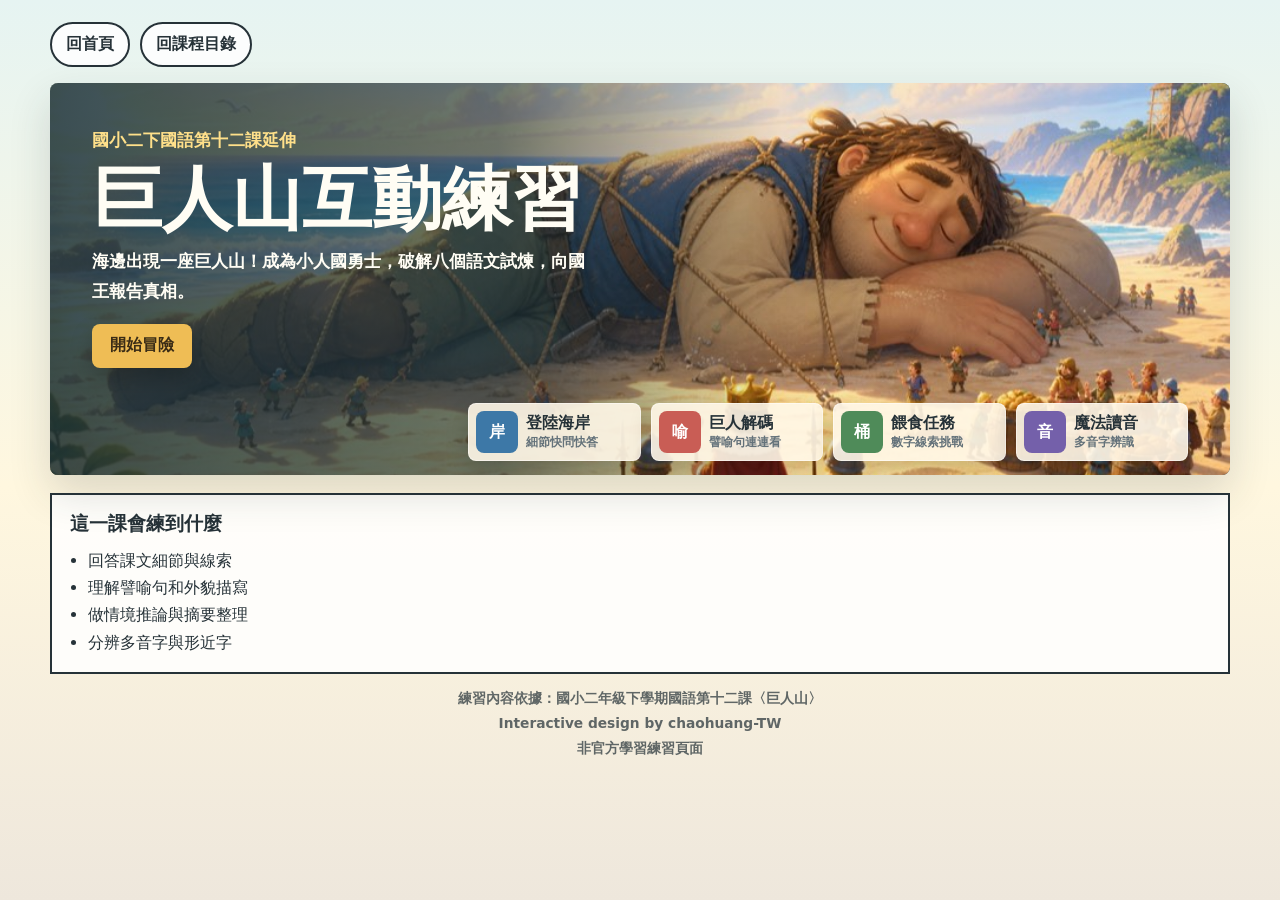
<file: g2-mandarin-giant-mountain/index.html>
<!doctype html>
<html lang="zh-Hant">
  <head>
    <meta charset="utf-8">
    <meta name="viewport" content="width=device-width, initial-scale=1">
    <title>巨人山互動練習</title>
    <link rel="stylesheet" href="../assets/css/course-platform.css">
    <style>
      :root {
        color-scheme: light;
        --ink: #263238;
        --muted: #64727a;
        --paper: #fff8e8;
        --panel: #ffffff;
        --line: #d8e2de;
        --sea: #328da2;
        --grass: #5b9c62;
        --gold: #efbd55;
        --blue: #3d78a7;
        --green: #4f8b59;
        --red: #c95d55;
        --purple: #7460aa;
        --stone: #8fa2a7;
        --shadow: 0 18px 42px rgba(38, 50, 56, 0.16);
      }

      * { box-sizing: border-box; }
      [hidden] { display: none !important; }

      body {
        margin: 0;
        min-height: 100vh;
        color: var(--ink);
        font-family: "PingFang TC", "Noto Sans TC", "Microsoft JhengHei", system-ui, sans-serif;
        background: linear-gradient(180deg, #e6f4f2 0%, #fff7df 54%, #eee7dc 100%);
      }

      button, input, textarea, select { font: inherit; }

      button {
        min-height: 44px;
        border: 0;
        border-radius: 8px;
        cursor: pointer;
        font-weight: 900;
      }

      button:disabled { cursor: not-allowed; opacity: 0.45; }

      .shell {
        width: min(1180px, calc(100% - 28px));
        margin: 0 auto;
        padding: 22px 0 18px;
      }

      .hero {
        position: relative;
        min-height: 392px;
        overflow: hidden;
        border-radius: 8px;
        background: #214a5d;
        box-shadow: var(--shadow);
      }

      .hero::before {
        position: absolute;
        inset: 0;
        content: "";
        background: linear-gradient(90deg, rgba(22,45,54,0.84) 0%, rgba(22,45,54,0.62) 38%, rgba(22,45,54,0.02) 62%, rgba(22,45,54,0) 100%);
        z-index: 1;
      }

      .hero-scene {
        position: absolute;
        inset: 0;
        width: 100%;
        height: 100%;
        object-fit: cover;
        object-position: 62% 50%;
      }

      .hero-scene-svg {
        display: none;
      }

      .hero-copy {
        position: relative;
        z-index: 3;
        max-width: 620px;
        padding: 42px;
        color: #fffdf4;
      }

      .kicker, .mini {
        margin: 0 0 8px;
        color: var(--blue);
        font-size: 0.88rem;
        font-weight: 900;
      }

      .hero .kicker { color: #ffe08a; }

      h1, h2, h3, p { margin-top: 0; }

      h1 {
        max-width: 590px;
        margin-bottom: 12px;
        font-size: 4.35rem;
        line-height: 1.02;
        letter-spacing: 0;
      }

      .hero-copy p {
        max-width: 500px;
        font-size: 1.08rem;
        font-weight: 800;
        line-height: 1.75;
      }

      .hero-copy .primary {
        box-shadow: 0 10px 22px rgba(0,0,0,0.22);
      }

      .mission-peek {
        position: absolute;
        left: auto;
        right: 42px;
        bottom: 14px;
        z-index: 3;
        display: grid;
        grid-template-columns: repeat(4, minmax(0, 1fr));
        gap: 10px;
        width: min(720px, calc(100% - 84px));
        pointer-events: none;
      }

      .mission-token {
        display: grid;
        grid-template-columns: 42px 1fr;
        align-items: center;
        gap: 8px;
        min-height: 52px;
        padding: 7px;
        border: 1px solid rgba(255,255,255,0.44);
        border-radius: 8px;
        background: rgba(255,248,232,0.9);
        box-shadow: 0 10px 22px rgba(0,0,0,0.18);
        font-weight: 900;
      }

      .mission-token span:first-child {
        display: grid;
        place-items: center;
        width: 42px;
        height: 42px;
        border-radius: 8px;
        color: #fff;
        background: var(--blue);
      }

      .mission-token small {
        display: block;
        color: var(--muted);
        font-size: 0.76rem;
        font-weight: 900;
      }

      .mission-token:nth-child(2) span:first-child { background: var(--red); }
      .mission-token:nth-child(3) span:first-child { background: var(--green); }
      .mission-token:nth-child(4) span:first-child { background: var(--purple); }

      .layout {
        display: grid;
        grid-template-columns: 310px minmax(0, 1fr);
        gap: 16px;
        margin-top: 16px;
      }

      .map, .panel {
        border: 2px solid rgba(38,50,56,0.08);
        border-radius: 8px;
        background: var(--panel);
        box-shadow: var(--shadow);
      }

      .map { padding: 18px; }
      .map h2 { margin-bottom: 6px; font-size: 1.35rem; }
      .map p { color: var(--muted); font-weight: 800; line-height: 1.55; }

      .trail {
        display: grid;
        gap: 9px;
        margin-top: 16px;
      }

      .stage-tab {
        display: grid;
        grid-template-columns: 38px 1fr auto;
        align-items: center;
        gap: 10px;
        min-height: 56px;
        padding: 8px;
        border: 2px solid var(--line);
        border-radius: 8px;
        background: var(--paper);
        color: var(--ink);
        text-align: left;
      }

      .stage-tab.is-active { border-color: var(--blue); background: #e8f4fa; }
      .stage-tab.is-done { border-color: rgba(79,139,89,0.45); background: #edf7ef; }

      .badge-icon {
        display: grid;
        place-items: center;
        width: 38px;
        height: 38px;
        border-radius: 8px;
        color: #fff;
        background: var(--blue);
        font-weight: 900;
      }

      .stage-tab small { display: block; color: var(--muted); font-weight: 800; }
      .checkmark { color: var(--green); font-weight: 900; }

      .panel {
        min-height: 620px;
        padding: 24px;
      }

      .panel-head {
        display: flex;
        justify-content: space-between;
        gap: 14px;
        margin-bottom: 16px;
      }

      .panel-head h2 { margin-bottom: 4px; font-size: 1.75rem; }

      .score {
        display: grid;
        grid-template-columns: repeat(3, minmax(74px, 1fr));
        gap: 8px;
      }

      .score-card {
        min-height: 66px;
        padding: 8px;
        border-radius: 8px;
        background: #f3f0e7;
        text-align: center;
      }

      .score-card strong { display: block; font-size: 1.42rem; line-height: 1.1; }
      .score-card span { color: var(--muted); font-size: 0.82rem; font-weight: 900; }

      .prompt {
        min-height: 94px;
        padding: 16px;
        border: 2px dashed #c8d9df;
        border-radius: 8px;
        background: #f8fbfb;
      }

      .level-visual {
        min-height: 178px;
        margin-bottom: 14px;
        overflow: hidden;
        border: 2px solid rgba(38,50,56,0.08);
        border-radius: 8px;
        background: linear-gradient(135deg, #e8f4fa, #fff8e8);
      }

      .level-visual svg {
        display: block;
        width: 100%;
        height: 178px;
      }

      .level-visual text {
        font-family: "PingFang TC", "Noto Sans TC", "Microsoft JhengHei", system-ui, sans-serif;
        font-weight: 900;
        letter-spacing: 0;
      }

      .prompt p { margin-bottom: 0; color: var(--muted); font-weight: 800; line-height: 1.7; }

      .work {
        display: grid;
        gap: 12px;
        margin-top: 16px;
      }

      .match-list { display: grid; gap: 10px; }

      .match-row, .card, .chip {
        border: 2px solid var(--line);
        border-radius: 8px;
        background: var(--paper);
      }

      .match-row {
        display: grid;
        grid-template-columns: 1fr minmax(150px, 260px);
        align-items: center;
        gap: 10px;
        padding: 12px;
      }

      select, input, textarea {
        width: 100%;
        border: 2px solid var(--line);
        border-radius: 8px;
        background: #fff;
      }

      select, input { min-height: 40px; padding: 0 10px; }
      textarea { min-height: 126px; padding: 10px; resize: vertical; line-height: 1.65; }

      .choice-grid, .chip-grid {
        display: grid;
        grid-template-columns: repeat(auto-fit, minmax(160px, 1fr));
        gap: 10px;
      }

      .choice, .chip {
        min-height: 54px;
        padding: 10px 12px;
        color: var(--ink);
        background: #fffdf7;
        text-align: left;
      }

      .choice[aria-pressed="true"], .chip.selected {
        border-color: var(--blue);
        background: #e8f4fa;
      }

      .keyword-group {
        display: grid;
        gap: 10px;
        padding: 12px;
        border: 2px solid var(--line);
        border-radius: 8px;
        background: #f8fbfb;
      }

      .keyword-text {
        padding: 12px;
        border-radius: 8px;
        background: #fffdf7;
        font-weight: 900;
        line-height: 1.7;
      }

      .feedback {
        min-height: 56px;
        margin-top: 16px;
        padding: 12px 14px;
        border-radius: 8px;
        background: #f4f0e8;
        color: var(--muted);
        font-weight: 800;
        line-height: 1.6;
      }

      .feedback.good { color: #2c6d45; background: #e8f4ea; }
      .feedback.try { color: #8a5137; background: #fff0e8; }

      .actions {
        display: flex;
        justify-content: flex-end;
        gap: 10px;
        flex-wrap: wrap;
        margin-top: 16px;
      }

      .primary { padding: 0 18px; color: #fff; background: var(--green); }
      .secondary { padding: 0 18px; color: var(--ink); background: #e8eef0; }
      .gold { color: #3a2c16; background: var(--gold); }

      .site-credit {
        margin: 14px 0 0;
        color: rgba(38,50,56,0.72);
        font-size: 0.86rem;
        font-weight: 800;
        line-height: 1.55;
        letter-spacing: 0;
        text-align: center;
      }

      .site-credit p { margin: 4px 0; }

      @media (max-width: 900px) {
        .shell { width: min(100% - 18px, 680px); padding-top: 10px; }
        .hero { min-height: 550px; }
        .hero::before { background: linear-gradient(180deg, rgba(22,45,54,0.82) 0%, rgba(22,45,54,0.5) 50%, rgba(22,45,54,0.18) 100%); }
        .hero-scene { object-position: 58% 52%; }
        .hero-copy { padding: 30px 24px; }
        h1 { max-width: 330px; font-size: 2.55rem; line-height: 1.1; }
        .hero-copy p { max-width: 330px; }
        .mission-peek {
          left: 14px;
          right: 14px;
          bottom: 14px;
          grid-template-columns: repeat(2, minmax(0, 1fr));
          width: auto;
        }
        .layout { grid-template-columns: 1fr; }
        .map { order: 2; }
        .panel { min-height: auto; padding: 18px; }
        .panel { order: 1; }
        .panel-head { display: grid; }
        .level-visual, .level-visual svg {
          min-height: 150px;
          height: 150px;
        }
        .match-row { grid-template-columns: 1fr; }
      }

      @media (max-width: 560px) {
        h1 { max-width: 285px; font-size: 2.18rem; }
        .hero { min-height: 610px; }
        .hero-copy { padding: 24px 18px; }
        .score { grid-template-columns: repeat(3, minmax(0, 1fr)); }
        .choice-grid, .chip-grid { grid-template-columns: 1fr; }
        .mission-peek {
          grid-template-columns: 1fr;
          gap: 7px;
        }
        .mission-token {
          min-height: 48px;
          grid-template-columns: 36px 1fr;
          padding: 6px;
        }
        .mission-token span:first-child {
          width: 36px;
          height: 36px;
        }
      }
    </style>
  </head>
  <body data-course-id="giant-mountain">
    <div class="shell">
      <section class="hero" aria-labelledby="gameTitle">
        <img class="hero-scene" src="[data-uri]" alt="海邊日出時，小人國居民發現像山一樣巨大的巨人。">
        <svg class="hero-scene hero-scene-svg" viewBox="0 0 1200 520" preserveAspectRatio="xMidYMid slice" role="img" aria-label="海邊日出時，小人國居民發現像山一樣巨大的巨人。">
          <defs>
            <linearGradient id="sky" x1="0" x2="0" y1="0" y2="1">
              <stop stop-color="#ffd38b"/>
              <stop offset=".38" stop-color="#86c9d8"/>
              <stop offset="1" stop-color="#2b8ca0"/>
            </linearGradient>
            <linearGradient id="sand" x1="0" x2="1">
              <stop stop-color="#f0c985"/>
              <stop offset="1" stop-color="#d89f67"/>
            </linearGradient>
            <filter id="softShadow">
              <feDropShadow dx="0" dy="16" stdDeviation="12" flood-color="#173844" flood-opacity=".25"/>
            </filter>
          </defs>
          <rect width="1200" height="520" fill="url(#sky)"/>
          <circle cx="855" cy="118" r="72" fill="#ffd96f" opacity=".95"/>
          <path d="M0 272 C150 238 250 320 410 292 C570 260 685 246 840 282 C1015 322 1100 265 1200 292 L1200 520 L0 520 Z" fill="#1d7f92" opacity=".9"/>
          <path d="M0 324 C210 278 390 358 610 318 C830 282 995 326 1200 302 L1200 520 L0 520 Z" fill="#36a7b8"/>
          <path d="M0 392 C172 360 300 418 450 390 C620 358 780 392 930 372 C1048 356 1125 344 1200 356 L1200 520 L0 520 Z" fill="url(#sand)"/>
          <g opacity=".55" stroke="#fff8d8" stroke-width="5" fill="none">
            <path d="M650 306 C720 286 808 304 880 288"/>
            <path d="M760 342 C850 318 955 350 1040 328"/>
            <path d="M520 374 C610 354 708 380 792 362"/>
          </g>
          <g filter="url(#softShadow)" transform="translate(382 162) scale(1.22)">
            <path d="M170 160 C300 54 520 62 720 172 C676 232 270 236 170 160 Z" fill="#c88460" opacity=".32"/>
            <ellipse cx="442" cy="162" rx="330" ry="86" fill="#d69a70" stroke="#9b6349" stroke-width="4"/>
            <ellipse cx="186" cy="96" rx="100" ry="72" fill="#e2a77c" stroke="#9b6349" stroke-width="4"/>
            <path d="M82 91 C48 45 62 14 118 10 C164 7 216 34 240 76 C192 70 143 78 82 91 Z" fill="#584033"/>
            <path d="M118 51 C94 30 103 13 140 15 C179 17 224 43 232 75 C193 67 160 64 118 51 Z" fill="#3f3028"/>
            <path d="M250 110 C372 48 544 62 650 138 C552 184 352 188 250 110 Z" fill="#e0a67c" opacity=".78"/>
            <ellipse cx="612" cy="155" rx="70" ry="36" fill="#efbf95"/>
            <ellipse cx="692" cy="168" rx="38" ry="24" fill="#efbf95"/>
            <circle cx="176" cy="92" r="7" fill="#222"/>
            <circle cx="230" cy="98" r="7" fill="#222"/>
            <path d="M172 126 C203 146 238 143 269 120" stroke="#6f4638" stroke-width="8" fill="none" stroke-linecap="round"/>
          </g>
          <g filter="url(#softShadow)" transform="translate(674 318) rotate(-8)">
            <ellipse cx="0" cy="0" rx="118" ry="36" fill="#efbf95" stroke="#a56b4e" stroke-width="4"/>
            <ellipse cx="-90" cy="-4" rx="38" ry="21" fill="#f6c9a0"/>
            <ellipse cx="-43" cy="-12" rx="36" ry="20" fill="#f6c9a0"/>
            <ellipse cx="4" cy="-14" rx="34" ry="19" fill="#f6c9a0"/>
            <ellipse cx="48" cy="-10" rx="32" ry="18" fill="#f6c9a0"/>
          </g>
          <g transform="translate(120 332)">
            <rect x="0" y="58" width="48" height="62" rx="8" fill="#9a6439"/>
            <path d="M0 76 H48 M0 102 H48" stroke="#5d3c2c" stroke-width="5"/>
            <circle cx="82" cy="82" r="19" fill="#9a6439"/>
            <path d="M64 82 h36" stroke="#5d3c2c" stroke-width="5"/>
            <circle cx="150" cy="70" r="13" fill="#f6c27a"/>
            <path d="M150 83 v52 M132 103 h36 M140 135 h20" stroke="#24505b" stroke-width="7" stroke-linecap="round"/>
            <circle cx="218" cy="82" r="11" fill="#f6c27a"/>
            <path d="M218 93 v44 M202 112 h32 M209 137 h18" stroke="#6c4b8f" stroke-width="6" stroke-linecap="round"/>
            <circle cx="290" cy="64" r="14" fill="#f6c27a"/>
            <path d="M290 78 v58 M270 100 h40 M280 136 h22" stroke="#246f52" stroke-width="7" stroke-linecap="round"/>
            <path d="M320 86 l60 -28" stroke="#7d5638" stroke-width="8" stroke-linecap="round"/>
            <path d="M380 58 l18 42 l-42 -18 z" fill="#d8d0bd"/>
          </g>
          <g transform="translate(980 245)">
            <path d="M0 0 l34 78 l-68 0 z" fill="#704c34"/>
            <rect x="-28" y="78" width="56" height="88" fill="#8a6042"/>
            <path d="M-64 166 h128 l-22 40 h-84 z" fill="#3e7352"/>
            <circle cx="0" cy="-18" r="26" fill="#f2c67f"/>
          </g>
        </svg>
        <div class="hero-copy">
          <p class="kicker">國小二下國語第十二課延伸</p>
          <h1 id="gameTitle">巨人山互動練習</h1>
          <p>海邊出現一座巨人山！成為小人國勇士，破解八個語文試煉，向國王報告真相。</p>
          <button id="startBtn" class="primary gold" type="button">開始冒險</button>
        </div>
        <div class="mission-peek" aria-hidden="true">
          <div class="mission-token"><span>岸</span><div>登陸海岸<small>細節快問快答</small></div></div>
          <div class="mission-token"><span>喻</span><div>巨人解碼<small>譬喻句連連看</small></div></div>
          <div class="mission-token"><span>桶</span><div>餵食任務<small>數字線索挑戰</small></div></div>
          <div class="mission-token"><span>音</span><div>魔法讀音<small>多音字辨識</small></div></div>
        </div>
      </section>

      <section id="gameArea" class="layout" hidden>
        <aside class="map" aria-label="小人國任務地圖">
          <h2>小人國總部</h2>
          <p>完成八個任務，解開巨人山的祕密。</p>
          <div id="trail" class="trail"></div>
        </aside>

        <main class="panel">
          <div class="panel-head">
            <div>
              <p id="levelKicker" class="mini">關卡</p>
              <h2 id="levelTitle"></h2>
            </div>
            <div class="score" aria-label="遊戲狀態">
              <div class="score-card"><strong id="scoreText">0</strong><span>勇氣</span></div>
              <div class="score-card"><strong id="doneText">0/8</strong><span>徽章</span></div>
              <div class="score-card"><strong id="reportText">0</strong><span>報告</span></div>
            </div>
          </div>

          <section id="levelVisual" class="level-visual" aria-label="關卡插圖"></section>

          <section class="prompt">
            <h3 id="promptTitle"></h3>
            <p id="promptText"></p>
          </section>

          <section id="work" class="work"></section>
          <div id="feedback" class="feedback" role="status" aria-live="polite"></div>

          <div class="actions">
            <button id="hintBtn" class="secondary" type="button">提示</button>
            <button id="checkBtn" class="secondary" type="button">檢查答案</button>
            <button id="nextBtn" class="primary" type="button" disabled>下一關</button>
          </div>
        </main>
      </section>

      <section id="finishPanel" class="panel" hidden>
        <p class="mini">冒險完成</p>
        <h2>巨人山的祕密解開了</h2>
        <p id="finishText"></p>
        <div class="actions">
          <button id="restartBtn" class="primary" type="button">再玩一次</button>
        </div>
      </section>

      <footer class="site-credit">
        <p>練習內容依據：國小二年級下學期國語第十二課〈巨人山〉</p>
        <p>Interactive design by chaohuang-TW</p>
        <p>非官方學習練習頁面</p>
      </footer>
    </div>

    <script>
      const levels = [
        {
          id: "coast",
          icon: "岸",
          title: "登陸海岸",
          kicker: "關卡一｜課文細節快問快答",
          promptTitle: "回答巨人山現場問題",
          promptText: "小人國衛兵要確認你是否在現場。答對三題才能通行。",
          hint: "巨人固定在海邊；大家又渴又累；作者身高只和巨人的小指一樣長。",
          type: "quiz",
          rows: [
            { question: "大家把巨人固定在哪裡？", answer: "海邊", options: ["海邊", "森林", "城堡"] },
            { question: "發現巨人時，大家為什麼說不出話？", answer: "又渴又累", options: ["又渴又累", "正在睡覺", "忙著畫畫"] },
            { question: "作者身高只和巨人的哪裡一樣長？", answer: "小指", options: ["小指", "頭髮", "手臂"] }
          ]
        },
        {
          id: "body",
          icon: "喻",
          title: "巨人身體解碼",
          kicker: "關卡二｜譬喻句連連看",
          promptTitle: "配對巨人的外貌譬喻",
          promptText: "把巨人身體部位和課文中的形容事物配對，向國王報告。",
          hint: "頭髮像樹根，手臂像城牆，呼吸像狂風。",
          type: "match",
          rows: [
            { left: "他的頭髮", answer: "如千年的樹根", options: ["如千年的樹根", "像高大的城牆", "和狂風一樣"] },
            { left: "他的手臂", answer: "像高大的城牆", options: ["和狂風一樣", "如千年的樹根", "像高大的城牆"] },
            { left: "他的呼吸", answer: "和狂風一樣", options: ["像高大的城牆", "和狂風一樣", "如千年的樹根"] }
          ]
        },
        {
          id: "language",
          icon: "譯",
          title: "翻譯巨人的語言",
          kicker: "關卡三｜情境推論",
          promptTitle: "猜猜巨人想說什麼",
          promptText: "巨人睜開眼睛，輕輕說著「哈……媽……」。國王猜想他怎麼了？",
          hint: "聲音聽起來像在找吃的。",
          type: "quiz",
          rows: [
            { question: "巨人說「哈……媽……」，國王猜想他可能是？", answer: "肚子餓了", options: ["肚子餓了", "想寫詩", "要游泳"] }
          ]
        },
        {
          id: "food",
          icon: "桶",
          title: "餵食任務大作戰",
          kicker: "關卡四｜數字與細節擷取",
          promptTitle: "準備正確的食物數量",
          promptText: "國王下令餵食巨人。請根據課文細節準備數量。",
          hint: "上百個木桶；一口五個；好幾百人一天的食物。",
          type: "match",
          rows: [
            { left: "運來上__個裝滿食物的大木桶", answer: "百", options: ["十", "百", "千"] },
            { left: "巨人一口吃下__個大木桶的分量", answer: "五", options: ["五", "十", "百"] },
            { left: "吃光好幾__人一天的食物", answer: "百", options: ["百", "十", "萬"] }
          ]
        },
        {
          id: "reason",
          icon: "鑑",
          title: "怪物鑑定局",
          kicker: "關卡五｜分析與摘要",
          promptTitle: "找出小人國居民的三個理由",
          promptText: "為什麼大家會覺得巨人山像怪物？請選出三個課文線索。",
          hint: "從身材、語言、食量三個角度想。",
          type: "chips",
          groups: [
            { label: "說服國王的三個理由", answers: ["像山一樣高", "說聽不懂的話", "食量很大"], options: ["像山一樣高", "說聽不懂的話", "食量很大", "會寫日記", "身上有翅膀"] }
          ]
        },
        {
          id: "pronounce",
          icon: "音",
          title: "多音字魔法陣",
          kicker: "關卡六｜累與倒讀音辨識",
          promptTitle: "唸出正確咒語",
          promptText: "分辨多音字「累」和「倒」在不同詞語中的讀音。",
          hint: "累積讀ㄌㄟˇ；累壞讀ㄌㄟˋ；倒茶讀ㄉㄠˋ；弄倒讀ㄉㄠˇ。",
          type: "match",
          rows: [
            { left: "累積許久的作業", answer: "ㄌㄟˇ", options: ["ㄌㄟˇ", "ㄌㄟˋ"] },
            { left: "真是累壞了", answer: "ㄌㄟˋ", options: ["ㄌㄟˇ", "ㄌㄟˋ"] },
            { left: "哥哥倒茶", answer: "ㄉㄠˋ", options: ["ㄉㄠˋ", "ㄉㄠˇ"] },
            { left: "弄倒杯子", answer: "ㄉㄠˇ", options: ["ㄉㄠˋ", "ㄉㄠˇ"] }
          ]
        },
        {
          id: "trap",
          icon: "形",
          title: "形近字陷阱",
          kicker: "關卡七｜類累倒到島",
          promptTitle: "選出正確的字走出迷宮",
          promptText: "運送食物的路上出現形近字陷阱，請選出正確用字。",
          hint: "海島的島；人類的類；跌倒的倒。",
          type: "match",
          rows: [
            { left: "那座美麗的海（島／倒／到），是許多野鳥的家。", answer: "島", options: ["島", "倒", "到"] },
            { left: "大衛是個人（類／累），不是怪物。", answer: "類", options: ["類", "累"] },
            { left: "妹妹不小心跌（島／倒／到）了。", answer: "倒", options: ["島", "倒", "到"] }
          ]
        },
        {
          id: "portrait",
          icon: "寫",
          title: "小人國人物素描",
          kicker: "關卡八｜創意造句大師",
          promptTitle: "完成公主或騎士的文字素描",
          promptText: "使用「如……」、「像……」、「和……一樣」描寫小人國人物。",
          hint: "句子中要出現如、像、和……一樣，才像完整人物素描。",
          type: "writing"
        }
      ];

      const state = { index: 0, score: 0, reports: 0, done: new Set() };

      const els = {
        startBtn: document.querySelector("#startBtn"),
        restartBtn: document.querySelector("#restartBtn"),
        gameArea: document.querySelector("#gameArea"),
        finishPanel: document.querySelector("#finishPanel"),
        trail: document.querySelector("#trail"),
        levelKicker: document.querySelector("#levelKicker"),
        levelTitle: document.querySelector("#levelTitle"),
        levelVisual: document.querySelector("#levelVisual"),
        promptTitle: document.querySelector("#promptTitle"),
        promptText: document.querySelector("#promptText"),
        work: document.querySelector("#work"),
        feedback: document.querySelector("#feedback"),
        hintBtn: document.querySelector("#hintBtn"),
        checkBtn: document.querySelector("#checkBtn"),
        nextBtn: document.querySelector("#nextBtn"),
        scoreText: document.querySelector("#scoreText"),
        doneText: document.querySelector("#doneText"),
        reportText: document.querySelector("#reportText"),
        finishText: document.querySelector("#finishText")
      };

      els.startBtn.addEventListener("click", () => {
        document.querySelector(".hero").hidden = true;
        els.finishPanel.hidden = true;
        els.gameArea.hidden = false;
        renderLevel(0);
      });
      els.restartBtn.addEventListener("click", resetGame);
      els.hintBtn.addEventListener("click", () => setFeedback(levels[state.index].hint, ""));
      els.checkBtn.addEventListener("click", checkAnswer);
      els.nextBtn.addEventListener("click", nextLevel);

      function renderLevel(index) {
        state.index = index;
        const level = levels[index];
        els.levelKicker.textContent = level.kicker;
        els.levelTitle.textContent = level.title;
        els.promptTitle.textContent = level.promptTitle;
        els.promptText.textContent = level.promptText;
        els.nextBtn.disabled = true;
        els.checkBtn.disabled = false;
        setFeedback("完成任務後，小人國報告會更新。", "");
        renderTrail();
        renderScore();
        renderLevelVisual(level);
        els.work.innerHTML = "";
        if (level.type === "quiz") renderQuiz(level);
        if (level.type === "match") renderMatch(level);
        if (level.type === "chips") renderChips(level);
        if (level.type === "writing") renderWriting();
      }

      function renderTrail() {
        els.trail.innerHTML = "";
        levels.forEach((level, index) => {
          const button = document.createElement("button");
          button.className = "stage-tab";
          if (index === state.index) button.classList.add("is-active");
          if (state.done.has(level.id)) button.classList.add("is-done");
          button.type = "button";
          button.innerHTML = `<span class="badge-icon">${level.icon}</span><span>${level.title}<small>${level.kicker.split("｜")[1]}</small></span><span class="checkmark">${state.done.has(level.id) ? "✓" : ""}</span>`;
          button.addEventListener("click", () => renderLevel(index));
          els.trail.appendChild(button);
        });
      }

      function renderScore() {
        els.scoreText.textContent = state.score;
        els.doneText.textContent = `${state.done.size}/8`;
        els.reportText.textContent = state.reports;
      }

      function renderLevelVisual(level) {
        const palette = {
          coast: ["#328da2", "#efbd55", "#fff8e8"],
          body: ["#8fa2a7", "#c95d55", "#fff8e8"],
          language: ["#7460aa", "#efbd55", "#fff8e8"],
          food: ["#b77a4b", "#4f8b59", "#fff8e8"],
          reason: ["#3d78a7", "#7460aa", "#fff8e8"],
          pronounce: ["#c95d55", "#3d78a7", "#fff8e8"],
          trap: ["#4f8b59", "#efbd55", "#fff8e8"],
          portrait: ["#7460aa", "#c95d55", "#fff8e8"]
        }[level.id] || ["#3d78a7", "#efbd55", "#fff8e8"];
        const [main, accent, paper] = palette;
        const scenes = {
          coast: `
            <path d="M0 116 C80 96 168 126 248 104 C334 80 440 110 640 88 L640 178 L0 178 Z" fill="${main}" opacity=".68"/>
            <path d="M0 136 C120 114 220 156 338 128 C462 100 548 136 640 118 L640 178 L0 178 Z" fill="#f1c987"/>
            <ellipse cx="398" cy="102" rx="150" ry="42" fill="#d99b72" stroke="#8a5f47" stroke-width="5"/>
            <circle cx="265" cy="76" r="42" fill="#e8b088" stroke="#8a5f47" stroke-width="5"/>
            <path d="M234 52 C220 16 260 4 310 42" fill="none" stroke="#4a342b" stroke-width="12" stroke-linecap="round"/>
            <circle cx="252" cy="74" r="5" fill="#253238"/>
            <path d="M280 100 C296 112 314 110 330 96" fill="none" stroke="#6f4638" stroke-width="6" stroke-linecap="round"/>
            <g transform="translate(92 116)">
              <circle cx="0" cy="0" r="10" fill="${accent}"/><path d="M0 10v38M-16 28h32M-10 48h20" stroke="${main}" stroke-width="6" stroke-linecap="round"/>
              <circle cx="58" cy="-10" r="10" fill="${accent}"/><path d="M58 0v44M42 22h32M50 44h20" stroke="#704c34" stroke-width="6" stroke-linecap="round"/>
            </g>
            <text x="466" y="54" fill="${paper}" font-size="28">海邊</text>`,
          body: `
            <rect x="58" y="54" width="150" height="88" rx="14" fill="${paper}" stroke="${main}" stroke-width="5"/>
            <rect x="258" y="54" width="150" height="88" rx="14" fill="${paper}" stroke="${accent}" stroke-width="5"/>
            <rect x="458" y="54" width="120" height="88" rx="14" fill="${paper}" stroke="${main}" stroke-width="5"/>
            <path d="M88 94 C116 64 144 124 178 86" fill="none" stroke="#6b4a37" stroke-width="10" stroke-linecap="round"/>
            <path d="M288 116 h86 v-48" fill="none" stroke="${accent}" stroke-width="16" stroke-linecap="round"/>
            <path d="M484 82 C514 52 540 116 568 82" fill="none" stroke="${main}" stroke-width="9" stroke-linecap="round"/>
            <text x="92" y="156" fill="${main}" font-size="20">樹根</text>
            <text x="296" y="156" fill="${accent}" font-size="20">城牆</text>
            <text x="486" y="156" fill="${main}" font-size="20">狂風</text>`,
          language: `
            <circle cx="188" cy="92" r="56" fill="#e8b088" stroke="#7d5a48" stroke-width="5"/>
            <path d="M140 68 C168 34 220 38 244 70" fill="none" stroke="#4a342b" stroke-width="12" stroke-linecap="round"/>
            <circle cx="170" cy="88" r="6" fill="#253238"/><circle cx="212" cy="88" r="6" fill="#253238"/>
            <path d="M180 116 C196 126 212 124 226 114" fill="none" stroke="#6f4638" stroke-width="6" stroke-linecap="round"/>
            <path d="M282 58 h190 q28 0 28 28 v48 q0 28 -28 28 h-128 l-46 34 v-34 h-16 q-28 0 -28 -28 v-48 q0 -28 28 -28z" fill="${paper}" stroke="${main}" stroke-width="5"/>
            <text x="326" y="116" fill="${accent}" font-size="34">哈...媽...</text>`,
          food: `
            <g transform="translate(70 72)">
              <rect x="0" y="20" width="72" height="78" rx="10" fill="#9a6439" stroke="#5d3c2c" stroke-width="5"/>
              <path d="M0 44h72M0 74h72" stroke="#5d3c2c" stroke-width="5"/>
              <rect x="108" y="12" width="72" height="86" rx="10" fill="#9a6439" stroke="#5d3c2c" stroke-width="5"/>
              <path d="M108 38h72M108 70h72" stroke="#5d3c2c" stroke-width="5"/>
              <rect x="216" y="28" width="72" height="70" rx="10" fill="#9a6439" stroke="#5d3c2c" stroke-width="5"/>
              <path d="M216 50h72M216 76h72" stroke="#5d3c2c" stroke-width="5"/>
            </g>
            <ellipse cx="478" cy="84" rx="96" ry="44" fill="#e8b088" stroke="#8a5f47" stroke-width="5"/>
            <text x="430" y="98" fill="${main}" font-size="30">一口五桶</text>`,
          reason: `
            <path d="M80 142 L190 42 L300 142 Z" fill="${main}" opacity=".22" stroke="${main}" stroke-width="5"/>
            <text x="126" y="124" fill="${main}" font-size="28">像山</text>
            <rect x="334" y="44" width="196" height="112" rx="14" fill="${paper}" stroke="${accent}" stroke-width="5"/>
            <text x="372" y="82" fill="${accent}" font-size="24">聽不懂</text>
            <text x="374" y="120" fill="${main}" font-size="24">吃很多</text>
            <circle cx="562" cy="52" r="24" fill="${accent}" opacity=".75"/>`,
          pronounce: `
            <rect x="70" y="48" width="206" height="110" rx="16" fill="${paper}" stroke="${main}" stroke-width="5"/>
            <rect x="350" y="48" width="206" height="110" rx="16" fill="${paper}" stroke="${accent}" stroke-width="5"/>
            <text x="118" y="92" fill="${main}" font-size="34">累</text>
            <text x="102" y="132" fill="${main}" font-size="22">ㄌㄟˇ / ㄌㄟˋ</text>
            <text x="398" y="92" fill="${accent}" font-size="34">倒</text>
            <text x="382" y="132" fill="${accent}" font-size="22">ㄉㄠˋ / ㄉㄠˇ</text>
            <path d="M300 104h38" stroke="${main}" stroke-width="10" stroke-linecap="round"/>`,
          trap: `
            <path d="M84 44 h440 v34 h-360 v36 h360 v34 h-440 z" fill="none" stroke="${main}" stroke-width="10" stroke-linejoin="round"/>
            <circle cx="116" cy="60" r="18" fill="${accent}"/><circle cx="514" cy="132" r="18" fill="${accent}"/>
            <text x="196" y="102" fill="${main}" font-size="30">島</text>
            <text x="286" y="102" fill="${accent}" font-size="30">倒</text>
            <text x="376" y="102" fill="${main}" font-size="30">到</text>`,
          portrait: `
            <circle cx="154" cy="76" r="34" fill="#f2c67f" stroke="${main}" stroke-width="5"/>
            <path d="M154 110v58M120 132h68M136 168h44" stroke="${main}" stroke-width="9" stroke-linecap="round"/>
            <path d="M216 54 l56 28 l-56 28z" fill="${accent}" opacity=".8"/>
            <rect x="326" y="42" width="206" height="118" rx="14" fill="${paper}" stroke="${accent}" stroke-width="5"/>
            <path d="M354 78h142M354 108h118M354 138h150" stroke="#7c8a8f" stroke-width="8" stroke-linecap="round" opacity=".38"/>
            <text x="78" y="36" fill="${accent}" font-size="22">如、像、一樣</text>`
        };
        els.levelVisual.innerHTML = `
          <svg viewBox="0 0 640 178" role="img" aria-label="${level.title}插圖">
            <defs>
              <linearGradient id="visualBg-${level.id}" x1="0" x2="1" y1="0" y2="1">
                <stop stop-color="#eef8f7"/>
                <stop offset="1" stop-color="#fff4d8"/>
              </linearGradient>
            </defs>
            <rect width="640" height="178" fill="url(#visualBg-${level.id})"/>
            <circle cx="604" cy="30" r="82" fill="${accent}" opacity=".17"/>
            <circle cx="58" cy="166" r="88" fill="${main}" opacity=".12"/>
            ${scenes[level.id]}
          </svg>`;
      }

      function renderQuiz(level) {
        const list = document.createElement("div");
        list.className = "work";
        level.rows.forEach((row, rowIndex) => {
          const block = document.createElement("div");
          block.className = "keyword-group";
          block.innerHTML = `<strong>${rowIndex + 1}. ${row.question}</strong>`;
          const grid = document.createElement("div");
          grid.className = "choice-grid";
          row.options.forEach((option) => {
            const button = document.createElement("button");
            button.className = "choice";
            button.type = "button";
            button.textContent = option;
            button.dataset.row = rowIndex;
            button.dataset.value = option;
            button.setAttribute("aria-pressed", "false");
            button.addEventListener("click", () => selectChoice(button));
            grid.appendChild(button);
          });
          block.appendChild(grid);
          list.appendChild(block);
        });
        els.work.appendChild(list);
      }

      function selectChoice(button) {
        els.work.querySelectorAll(`[data-row="${button.dataset.row}"]`).forEach((item) => {
          item.setAttribute("aria-pressed", "false");
          item.classList.remove("selected");
        });
        button.setAttribute("aria-pressed", "true");
        button.classList.add("selected");
      }

      function renderMatch(level) {
        const list = document.createElement("div");
        list.className = "match-list";
        level.rows.forEach((row, index) => {
          const item = document.createElement("label");
          item.className = "match-row";
          item.innerHTML = `<strong>${row.left}</strong>`;
          item.appendChild(selectFor(row.options, index));
          list.appendChild(item);
        });
        els.work.appendChild(list);
      }

      function renderChips(level) {
        const wrapper = document.createElement("div");
        wrapper.className = "work";
        level.groups.forEach((group, groupIndex) => {
          const block = document.createElement("div");
          block.className = "keyword-group";
          block.innerHTML = `<strong>${group.label}</strong>`;
          const chips = document.createElement("div");
          chips.className = "chip-grid";
          group.options.forEach((option) => {
            const chip = document.createElement("button");
            chip.className = "chip";
            chip.type = "button";
            chip.textContent = option;
            chip.dataset.group = groupIndex;
            chip.dataset.value = option;
            chip.setAttribute("aria-pressed", "false");
            chip.addEventListener("click", () => {
              chip.classList.toggle("selected");
              chip.setAttribute("aria-pressed", chip.classList.contains("selected") ? "true" : "false");
            });
            chips.appendChild(chip);
          });
          block.appendChild(chips);
          wrapper.appendChild(block);
        });
        els.work.appendChild(wrapper);
      }

      function renderWriting() {
        const box = document.createElement("div");
        box.className = "work";
        box.innerHTML = `
          <div class="keyword-text">例：騎士的力氣如強大的野熊，寶劍像閃電，跑起來和一陣風一樣。</div>
          <label class="card" style="padding:12px">
            <strong>我的人物素描</strong>
            <textarea id="portraitText" placeholder="請描寫小人國公主或騎士，使用「如」、「像」、「和……一樣」。"></textarea>
          </label>
        `;
        els.work.appendChild(box);
      }

      function selectFor(options, index) {
        const select = document.createElement("select");
        select.dataset.index = index;
        const placeholder = document.createElement("option");
        placeholder.value = "";
        placeholder.textContent = "請選擇";
        select.appendChild(placeholder);
        options.forEach((option) => {
          const item = document.createElement("option");
          item.value = option;
          item.textContent = option;
          select.appendChild(item);
        });
        return select;
      }

      function checkAnswer() {
        const level = levels[state.index];
        let correct = false;
        if (level.type === "quiz") {
          correct = level.rows.every((row, rowIndex) => {
            const selected = els.work.querySelector(`[data-row="${rowIndex}"][aria-pressed="true"]`);
            return selected && selected.dataset.value === row.answer;
          });
        }
        if (level.type === "match") {
          const selects = [...els.work.querySelectorAll("select")];
          correct = selects.every((select, index) => select.value === level.rows[index].answer);
        }
        if (level.type === "chips") {
          correct = level.groups.every((group, groupIndex) => {
            const selected = [...els.work.querySelectorAll(`[data-group="${groupIndex}"].selected`)].map((item) => item.dataset.value).sort();
            return selected.join("|") === group.answers.slice().sort().join("|");
          });
        }
        if (level.type === "writing") {
          const text = document.querySelector("#portraitText").value.trim();
          correct = text.length >= 24 && text.includes("如") && text.includes("像") && text.includes("和") && text.includes("一樣");
        }
        if (correct) completeLevel(level);
        else setFeedback(level.type === "writing" ? "請寫出完整人物素描，並使用「如」、「像」、「和……一樣」。" : "還差一點，再看看提示或重新調整答案。", "try");
      }

      function completeLevel(level) {
        if (!state.done.has(level.id)) {
          state.done.add(level.id);
          state.score += 10;
          state.reports += 1;
        }
        setFeedback("答對了！小人國報告更新，勇士徽章亮起來了。", "good");
        els.nextBtn.disabled = false;
        els.checkBtn.disabled = true;
        renderTrail();
        renderScore();
      }

      function nextLevel() {
        const next = levels.findIndex((level) => !state.done.has(level.id));
        if (next === -1) {
          finishGame();
          return;
        }
        renderLevel(next);
      }

      function finishGame() {
        els.gameArea.hidden = true;
        els.finishPanel.hidden = false;
        els.finishText.textContent = `你完成了 ${state.done.size} 個語文試煉，取得 ${state.score} 點勇氣，寫下 ${state.reports} 份小人國報告。國王宣布：你就是巨人山調查勇士！`;
      }

      function resetGame() {
        state.index = 0;
        state.score = 0;
        state.reports = 0;
        state.done = new Set();
        document.querySelector(".hero").hidden = false;
        els.gameArea.hidden = true;
        els.finishPanel.hidden = true;
        renderScore();
      }

      function setFeedback(message, type) {
        els.feedback.textContent = message;
        els.feedback.className = `feedback ${type || ""}`.trim();
      }
    </script>
    <script src="../assets/js/course-platform.js"></script>
  </body>
</html>
</file>
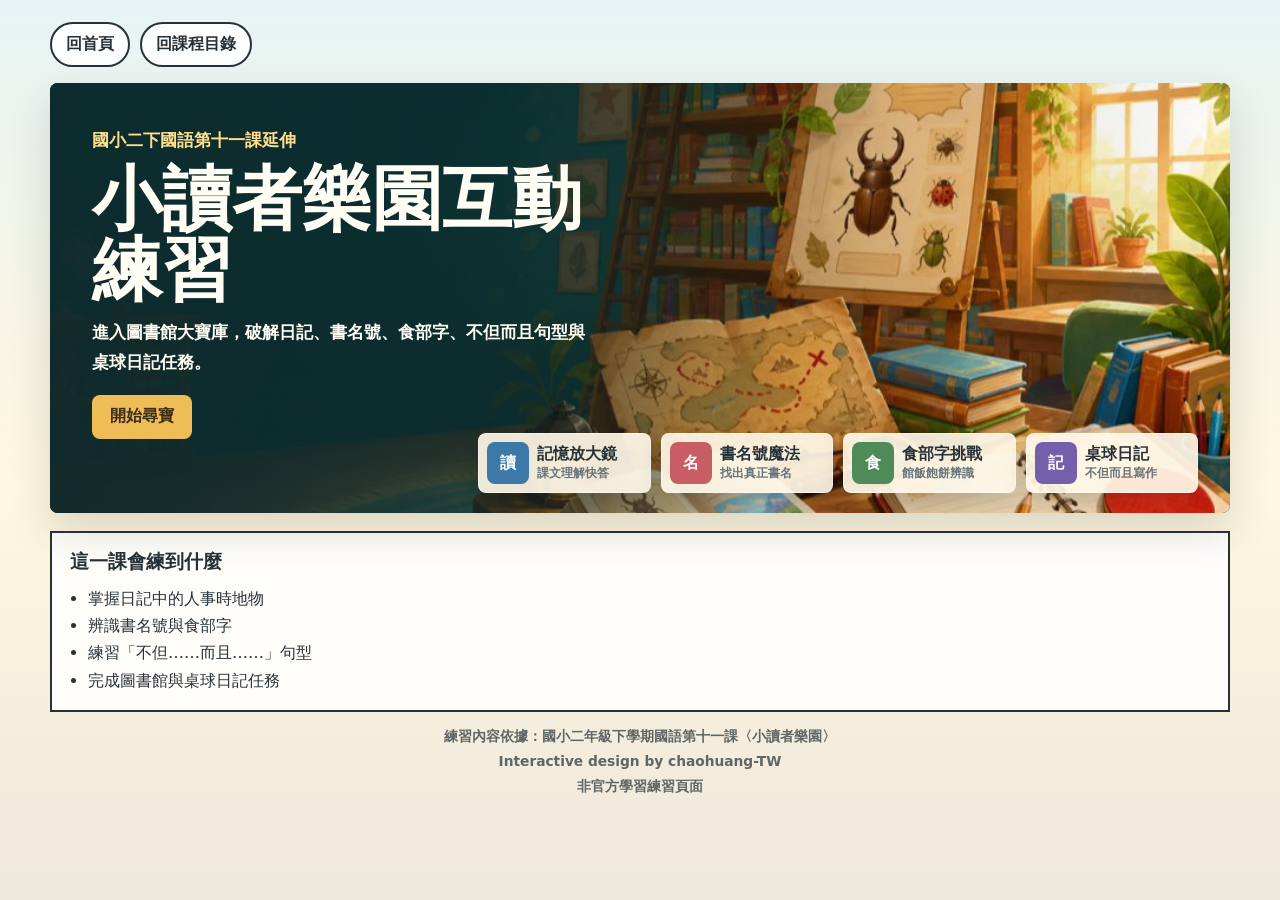
<file: g2-mandarin-little-reader-paradise/index.html>
<!doctype html>
<html lang="zh-Hant">
  <head>
    <meta charset="utf-8">
    <meta name="viewport" content="width=device-width, initial-scale=1">
    <title>小讀者樂園互動練習</title>
    <link rel="stylesheet" href="../assets/css/course-platform.css">
    <style>
      :root {
        color-scheme: light;
        --ink: #273238;
        --muted: #66737a;
        --paper: #fff8e8;
        --panel: #ffffff;
        --line: #dae3df;
        --wood: #b77a4b;
        --gold: #efbd55;
        --green: #4f8b59;
        --blue: #3c78a8;
        --teal: #338f9f;
        --rose: #c95d66;
        --purple: #7460aa;
        --shadow: 0 18px 42px rgba(39, 50, 56, 0.16);
      }

      * {
        box-sizing: border-box;
      }

      [hidden] {
        display: none !important;
      }

      body {
        margin: 0;
        min-height: 100vh;
        color: var(--ink);
        font-family: "PingFang TC", "Noto Sans TC", "Microsoft JhengHei", system-ui, sans-serif;
        background: linear-gradient(180deg, #e7f3f3 0%, #fff7df 54%, #eee7dc 100%);
      }

      button,
      input,
      textarea,
      select {
        font: inherit;
      }

      button {
        min-height: 44px;
        border: 0;
        border-radius: 8px;
        cursor: pointer;
        font-weight: 900;
      }

      button:disabled {
        cursor: not-allowed;
        opacity: 0.45;
      }

      .shell {
        width: min(1180px, calc(100% - 28px));
        margin: 0 auto;
        padding: 22px 0 18px;
      }

      .hero {
        position: relative;
        min-height: 430px;
        overflow: hidden;
        border-radius: 8px;
        background: #143f43;
        box-shadow: var(--shadow);
      }

      .hero::before {
        position: absolute;
        inset: 0;
        content: "";
        background: linear-gradient(90deg, rgba(14, 42, 44, 0.88) 0%, rgba(14, 42, 44, 0.72) 36%, rgba(14, 42, 44, 0.16) 62%, rgba(14, 42, 44, 0) 100%);
        z-index: 1;
      }

      .hero-scene {
        position: absolute;
        inset: 0;
        width: 100%;
        height: 100%;
        object-fit: cover;
        object-position: 58% 50%;
      }

      .hero-copy {
        position: relative;
        z-index: 3;
        max-width: 620px;
        padding: 42px;
        color: #fffdf4;
      }

      .kicker,
      .mini {
        margin: 0 0 8px;
        color: var(--blue);
        font-size: 0.88rem;
        font-weight: 900;
      }

      .hero .kicker {
        color: #ffe08a;
      }

      h1,
      h2,
      h3,
      p {
        margin-top: 0;
      }

      h1 {
        max-width: 620px;
        margin-bottom: 12px;
        font-size: 4.35rem;
        line-height: 1.02;
        letter-spacing: 0;
      }

      .hero-copy p {
        max-width: 500px;
        font-size: 1.08rem;
        font-weight: 800;
        line-height: 1.75;
      }

      .treasure-peek {
        position: absolute;
        left: auto;
        right: 32px;
        bottom: 20px;
        z-index: 3;
        display: grid;
        grid-template-columns: repeat(4, minmax(0, 1fr));
        gap: 10px;
        width: min(720px, calc(100% - 64px));
        pointer-events: none;
      }

      .treasure-token {
        display: grid;
        grid-template-columns: 42px 1fr;
        align-items: center;
        gap: 8px;
        min-height: 58px;
        padding: 8px;
        border: 1px solid rgba(255, 255, 255, 0.46);
        border-radius: 8px;
        background: rgba(255, 248, 232, 0.92);
        box-shadow: 0 10px 22px rgba(0, 0, 0, 0.18);
        font-weight: 900;
      }

      .treasure-token span:first-child {
        display: grid;
        place-items: center;
        width: 42px;
        height: 42px;
        border-radius: 8px;
        color: #fff;
        background: var(--blue);
      }

      .treasure-token small {
        display: block;
        color: var(--muted);
        font-size: 0.76rem;
        font-weight: 900;
      }

      .treasure-token:nth-child(2) span:first-child { background: var(--rose); }
      .treasure-token:nth-child(3) span:first-child { background: var(--green); }
      .treasure-token:nth-child(4) span:first-child { background: var(--purple); }

      .hero-art {
        position: absolute;
        right: 32px;
        bottom: 18px;
        z-index: 1;
        width: min(48%, 500px);
        height: 292px;
        pointer-events: none;
      }

      .shelf {
        position: absolute;
        left: 20px;
        right: 20px;
        bottom: 18px;
        height: 160px;
        border-radius: 8px;
        background: #8f5e3b;
        box-shadow: inset 0 -16px rgba(0, 0, 0, 0.14);
      }

      .shelf::before,
      .shelf::after {
        position: absolute;
        left: 12px;
        right: 12px;
        height: 12px;
        border-radius: 8px;
        content: "";
        background: #6e472f;
      }

      .shelf::before {
        top: 68px;
      }

      .shelf::after {
        bottom: 22px;
      }

      .book {
        position: absolute;
        bottom: 48px;
        width: 32px;
        height: 104px;
        border-radius: 5px;
        background: var(--blue);
        box-shadow: inset -6px 0 rgba(0, 0, 0, 0.12);
      }

      .book.a { left: 52px; background: var(--rose); height: 118px; }
      .book.b { left: 90px; background: var(--gold); height: 96px; }
      .book.c { left: 128px; background: var(--green); height: 112px; }
      .book.d { left: 186px; background: var(--purple); height: 106px; }
      .book.e { left: 224px; background: var(--teal); height: 122px; }

      .beetle {
        position: absolute;
        right: 96px;
        bottom: 82px;
        width: 88px;
        height: 68px;
        border-radius: 50%;
        background: #2e3a34;
        box-shadow: inset -12px -10px rgba(0, 0, 0, 0.2);
      }

      .beetle::before,
      .beetle::after {
        position: absolute;
        top: -18px;
        width: 44px;
        height: 40px;
        border-top: 6px solid #2e3a34;
        content: "";
      }

      .beetle::before {
        left: -20px;
        border-left: 6px solid #2e3a34;
        border-radius: 50% 0 0;
        transform: rotate(-20deg);
      }

      .beetle::after {
        right: -20px;
        border-right: 6px solid #2e3a34;
        border-radius: 0 50% 0 0;
        transform: rotate(20deg);
      }

      .pingpong {
        position: absolute;
        right: 34px;
        bottom: 42px;
        width: 68px;
        height: 68px;
        border-radius: 50%;
        background: #f7f2df;
        box-shadow: inset -7px -9px rgba(0, 0, 0, 0.1);
      }

      .paddle {
        position: absolute;
        right: 72px;
        bottom: 24px;
        width: 62px;
        height: 78px;
        border-radius: 50% 50% 42% 42%;
        background: #c95d66;
        transform: rotate(-28deg);
      }

      .paddle::after {
        position: absolute;
        left: 20px;
        bottom: -48px;
        width: 20px;
        height: 62px;
        border-radius: 10px;
        content: "";
        background: #8a5a38;
      }

      .layout {
        display: grid;
        grid-template-columns: 310px minmax(0, 1fr);
        gap: 16px;
        margin-top: 16px;
      }

      .map,
      .panel {
        border: 2px solid rgba(39, 50, 56, 0.08);
        border-radius: 8px;
        background: var(--panel);
        box-shadow: var(--shadow);
      }

      .map {
        padding: 18px;
      }

      .map h2 {
        margin-bottom: 6px;
        font-size: 1.35rem;
      }

      .map p {
        color: var(--muted);
        font-weight: 800;
        line-height: 1.55;
      }

      .trail {
        display: grid;
        gap: 9px;
        margin-top: 16px;
      }

      .stage-tab {
        display: grid;
        grid-template-columns: 38px 1fr auto;
        align-items: center;
        gap: 10px;
        min-height: 56px;
        padding: 8px;
        border: 2px solid var(--line);
        border-radius: 8px;
        background: var(--paper);
        color: var(--ink);
        text-align: left;
      }

      .stage-tab.is-active {
        border-color: var(--blue);
        background: #e8f4fa;
      }

      .stage-tab.is-done {
        border-color: rgba(79, 139, 89, 0.45);
        background: #edf7ef;
      }

      .badge-icon {
        display: grid;
        place-items: center;
        width: 38px;
        height: 38px;
        border-radius: 8px;
        color: #fff;
        background: var(--blue);
        font-weight: 900;
      }

      .stage-tab small {
        display: block;
        color: var(--muted);
        font-weight: 800;
      }

      .checkmark {
        color: var(--green);
        font-weight: 900;
      }

      .panel {
        min-height: 620px;
        padding: 24px;
      }

      .panel-head {
        display: flex;
        justify-content: space-between;
        gap: 14px;
        margin-bottom: 16px;
      }

      .panel-head h2 {
        margin-bottom: 4px;
        font-size: 1.75rem;
      }

      .score {
        display: grid;
        grid-template-columns: repeat(3, minmax(74px, 1fr));
        gap: 8px;
      }

      .score-card {
        min-height: 66px;
        padding: 8px;
        border-radius: 8px;
        background: #f3f0e7;
        text-align: center;
      }

      .score-card strong {
        display: block;
        font-size: 1.42rem;
        line-height: 1.1;
      }

      .score-card span {
        color: var(--muted);
        font-size: 0.82rem;
        font-weight: 900;
      }

      .prompt {
        min-height: 94px;
        padding: 16px;
        border: 2px dashed #c8d9df;
        border-radius: 8px;
        background: #f8fbfb;
      }

      .level-visual {
        min-height: 178px;
        margin-bottom: 14px;
        overflow: hidden;
        border: 2px solid rgba(39, 50, 56, 0.08);
        border-radius: 8px;
        background: linear-gradient(135deg, #e8f4fa, #fff8e8);
      }

      .level-visual svg {
        display: block;
        width: 100%;
        height: 178px;
      }

      .level-visual text {
        font-family: "PingFang TC", "Noto Sans TC", "Microsoft JhengHei", system-ui, sans-serif;
        font-weight: 900;
        letter-spacing: 0;
      }

      .prompt p {
        margin-bottom: 0;
        color: var(--muted);
        font-weight: 800;
        line-height: 1.7;
      }

      .work {
        display: grid;
        gap: 12px;
        margin-top: 16px;
      }

      .match-list {
        display: grid;
        gap: 10px;
      }

      .match-row,
      .card,
      .chip {
        border: 2px solid var(--line);
        border-radius: 8px;
        background: var(--paper);
      }

      .match-row {
        display: grid;
        grid-template-columns: 1fr minmax(150px, 260px);
        align-items: center;
        gap: 10px;
        padding: 12px;
      }

      select,
      input,
      textarea {
        width: 100%;
        border: 2px solid var(--line);
        border-radius: 8px;
        background: #fff;
      }

      select,
      input {
        min-height: 40px;
        padding: 0 10px;
      }

      textarea {
        min-height: 126px;
        padding: 10px;
        resize: vertical;
        line-height: 1.65;
      }

      .choice-grid,
      .chip-grid {
        display: grid;
        grid-template-columns: repeat(auto-fit, minmax(160px, 1fr));
        gap: 10px;
      }

      .choice,
      .chip {
        min-height: 54px;
        padding: 10px 12px;
        color: var(--ink);
        background: #fffdf7;
        text-align: left;
      }

      .choice[aria-pressed="true"],
      .chip.selected {
        border-color: var(--blue);
        background: #e8f4fa;
      }

      .choice.good,
      .chip.good {
        border-color: var(--green);
        background: #e9f5ea;
      }

      .choice.bad,
      .chip.bad {
        border-color: var(--rose);
        background: #fff0ec;
      }

      .keyword-group {
        display: grid;
        gap: 10px;
        padding: 12px;
        border: 2px solid var(--line);
        border-radius: 8px;
        background: #f8fbfb;
      }

      .keyword-text {
        padding: 12px;
        border-radius: 8px;
        background: #fffdf7;
        font-weight: 900;
        line-height: 1.7;
      }

      .sentence-card {
        display: grid;
        gap: 10px;
        padding: 12px;
        border: 2px solid var(--line);
        border-radius: 8px;
        background: var(--paper);
      }

      .sentence-grid,
      .diary-grid {
        display: grid;
        grid-template-columns: repeat(2, minmax(0, 1fr));
        gap: 10px;
      }

      .diary-grid {
        grid-template-columns: repeat(3, minmax(0, 1fr));
      }

      .feedback {
        min-height: 56px;
        margin-top: 16px;
        padding: 12px 14px;
        border-radius: 8px;
        background: #f4f0e8;
        color: var(--muted);
        font-weight: 800;
        line-height: 1.6;
      }

      .feedback.good {
        color: #2c6d45;
        background: #e8f4ea;
      }

      .feedback.try {
        color: #8a5137;
        background: #fff0e8;
      }

      .actions {
        display: flex;
        justify-content: flex-end;
        gap: 10px;
        flex-wrap: wrap;
        margin-top: 16px;
      }

      .primary {
        padding: 0 18px;
        color: #fff;
        background: var(--green);
      }

      .secondary {
        padding: 0 18px;
        color: var(--ink);
        background: #e8eef0;
      }

      .gold {
        color: #3a2c16;
        background: var(--gold);
      }

      .site-credit {
        margin: 14px 0 0;
        color: rgba(39, 50, 56, 0.72);
        font-size: 0.86rem;
        font-weight: 800;
        line-height: 1.55;
        letter-spacing: 0;
        text-align: center;
      }

      .site-credit p {
        margin: 4px 0;
      }

      @media (max-width: 900px) {
        .shell {
          width: min(100% - 18px, 680px);
          padding-top: 10px;
        }

        .hero {
          min-height: 610px;
        }

        .hero::before {
          background: linear-gradient(180deg, rgba(14, 42, 44, 0.9) 0%, rgba(14, 42, 44, 0.58) 46%, rgba(14, 42, 44, 0.14) 100%);
        }

        .hero-scene {
          object-position: 62% 50%;
        }

        .hero-copy {
          padding: 30px 24px;
        }

        h1 {
          max-width: 330px;
          font-size: 2.55rem;
          line-height: 1.1;
        }

        .hero-copy p {
          max-width: 330px;
        }

        .treasure-peek {
          left: 14px;
          right: 14px;
          bottom: 14px;
          grid-template-columns: repeat(2, minmax(0, 1fr));
          width: auto;
        }

        .layout {
          grid-template-columns: 1fr;
        }

        .map {
          order: 2;
        }

        .panel {
          order: 1;
          min-height: auto;
          padding: 18px;
        }

        .level-visual,
        .level-visual svg {
          min-height: 150px;
          height: 150px;
        }

        .panel-head {
          display: grid;
        }

        .match-row,
        .sentence-grid,
        .diary-grid {
          grid-template-columns: 1fr;
        }
      }

      @media (max-width: 560px) {
        h1 {
          max-width: 280px;
          font-size: 2.18rem;
        }

        .score {
          grid-template-columns: repeat(3, minmax(0, 1fr));
        }

        .choice-grid,
        .chip-grid {
          grid-template-columns: 1fr;
        }

        .book.e {
          display: none;
        }

        .treasure-peek {
          grid-template-columns: 1fr;
          gap: 7px;
        }

        .treasure-token {
          min-height: 48px;
          grid-template-columns: 36px 1fr;
          padding: 6px;
        }

        .treasure-token span:first-child {
          width: 36px;
          height: 36px;
        }
      }
    </style>
  </head>
  <body data-course-id="little-reader">
    <div class="shell">
      <section class="hero" aria-labelledby="gameTitle">
        <img class="hero-scene" src="[data-uri]" alt="溫暖的圖書館尋寶場景，桌上有甲蟲資料、尋寶地圖、日記本和桌球用具。">
        <div class="hero-copy">
          <p class="kicker">國小二下國語第十一課延伸</p>
          <h1 id="gameTitle">小讀者樂園互動練習</h1>
          <p>進入圖書館大寶庫，破解日記、書名號、食部字、不但而且句型與桌球日記任務。</p>
          <button id="startBtn" class="primary gold" type="button">開始尋寶</button>
        </div>
        <div class="treasure-peek" aria-hidden="true">
          <div class="treasure-token"><span>讀</span><div>記憶放大鏡<small>課文理解快答</small></div></div>
          <div class="treasure-token"><span>名</span><div>書名號魔法<small>找出真正書名</small></div></div>
          <div class="treasure-token"><span>食</span><div>食部字挑戰<small>館飯飽餅辨識</small></div></div>
          <div class="treasure-token"><span>記</span><div>桌球日記<small>不但而且寫作</small></div></div>
        </div>
      </section>

      <section id="gameArea" class="layout" hidden>
        <aside class="map" aria-label="圖書館尋寶地圖">
          <h2>圖書館大寶庫</h2>
          <p>完成八個關卡，成為最厲害的小讀者。</p>
          <div id="trail" class="trail"></div>
        </aside>

        <main class="panel">
          <div class="panel-head">
            <div>
              <p id="levelKicker" class="mini">關卡</p>
              <h2 id="levelTitle"></h2>
            </div>
            <div class="score" aria-label="遊戲狀態">
              <div class="score-card"><strong id="scoreText">0</strong><span>知識星</span></div>
              <div class="score-card"><strong id="doneText">0/8</strong><span>寶物</span></div>
              <div class="score-card"><strong id="noteText">0</strong><span>日記力</span></div>
            </div>
          </div>

          <section id="levelVisual" class="level-visual" aria-hidden="true"></section>

          <section class="prompt">
            <h3 id="promptTitle"></h3>
            <p id="promptText"></p>
          </section>

          <section id="work" class="work"></section>
          <div id="feedback" class="feedback" role="status" aria-live="polite"></div>

          <div class="actions">
            <button id="hintBtn" class="secondary" type="button">提示</button>
            <button id="checkBtn" class="secondary" type="button">檢查答案</button>
            <button id="nextBtn" class="primary" type="button" disabled>下一關</button>
          </div>
        </main>
      </section>

      <section id="finishPanel" class="panel" hidden>
        <p class="mini">尋寶完成</p>
        <h2>小讀者徽章到手了</h2>
        <p id="finishText"></p>
        <div class="actions">
          <button id="restartBtn" class="primary" type="button">再玩一次</button>
        </div>
      </section>

      <footer class="site-credit">
        <p>練習內容依據：國小二年級下學期國語第十一課〈小讀者樂園〉</p>
        <p>Interactive design by chaohuang-TW</p>
        <p>非官方學習練習頁面</p>
      </footer>
    </div>

    <script>
      const levels = [
        {
          id: "memory",
          icon: "讀",
          title: "記憶放大鏡",
          kicker: "關卡一｜課文理解快問快答",
          promptTitle: "回答日記的人、事、時、地、物",
          promptText: "根據〈小讀者樂園〉日記內容，回答三個問題才能進入圖書館大門。",
          hint: "五月九日星期日天氣雨；和哥哥去；主題是甲蟲大力士，借《甲蟲王》。",
          type: "quiz",
          rows: [
            { question: "這篇日記是在什麼時候、天氣如何？", answer: "五月九日星期日，天氣雨", options: ["五月九日星期日，天氣雨", "五月二十九日星期三，天氣晴", "六月九日星期日，天氣晴"] },
            { question: "主角和誰一起去圖書館？", answer: "哥哥", options: ["哥哥", "同學", "奶奶"] },
            { question: "活動主題和借回家的書是什麼？", answer: "甲蟲大力士；《甲蟲王》", options: ["甲蟲大力士；《甲蟲王》", "小人國冒險記；《長腿叔叔》", "與作家有約；《昆蟲記》"] }
          ]
        },
        {
          id: "bookmark",
          icon: "名",
          title: "標點符號魔法師",
          kicker: "關卡二｜認識書名號",
          promptTitle: "找出需要畫書名號的書名",
          promptText: "書名號標在書名左旁。請從句子中挑出真正的書名。",
          hint: "甲蟲王、長腿叔叔都是書名。",
          type: "chips",
          groups: [
            { label: "我借了甲蟲王這本書回家。", answers: ["甲蟲王"], options: ["我", "甲蟲王", "這本書", "回家"] },
            { label: "今天，我們這組要分享長腿叔叔的讀後心得。", answers: ["長腿叔叔"], options: ["今天", "我們這組", "長腿叔叔", "讀後心得"] }
          ]
        },
        {
          id: "food",
          icon: "食",
          title: "食神路口大挑戰",
          kicker: "關卡三｜食部字族辨識",
          promptTitle: "從菜單中找出食部的字",
          promptText: "食部常和食物或吃的動作有關。請挑出食部字。",
          hint: "館、飯、飽、餅都帶有食部意義。",
          type: "chips",
          groups: [
            { label: "字庫大混戰", answers: ["館", "飯", "飽", "餅"], options: ["館", "蟲", "飯", "講", "飽", "奧", "餅"] }
          ]
        },
        {
          id: "sentence",
          icon: "句",
          title: "造句接力賽",
          kicker: "關卡四｜不但而且句型",
          promptTitle: "把兩句話接成遞進句",
          promptText: "用「不但……而且……」把前後句連起來，後句是更想強調的部分。",
          hint: "前句放在不但後面，後句放在而且後面。",
          type: "sentence",
          rows: [
            { before: "主講人教我們認識各種不同的甲蟲。", after: "說明了甲蟲的一生。", answer: "主講人不但教我們認識各種不同的甲蟲，而且說明了甲蟲的一生。", options: ["主講人不但教我們認識各種不同的甲蟲，而且說明了甲蟲的一生。", "主講人而且教我們認識甲蟲，不但說明一生。", "甲蟲不但認識主講人，而且說明圖書館。"] },
            { before: "打籃球可以幫助長高。", after: "能使心情變好。", answer: "打籃球不但可以幫助長高，而且還能使心情變好。", options: ["打籃球不但可以幫助長高，而且還能使心情變好。", "打籃球不但天氣雨，而且甲蟲王。", "心情不但打籃球，而且長高可以。"] }
          ]
        },
        {
          id: "poster",
          icon: "報",
          title: "圖書館活動報報",
          kicker: "關卡五｜細節配對",
          promptTitle: "把活動海報拼回去",
          promptText: "請把活動名稱和對應時間或內容配對。",
          hint: "甲蟲大力士是這次主題；與作家有約是下星期；小人國冒險記是下個月。",
          type: "match",
          rows: [
            { left: "甲蟲大力士", answer: "認識甲蟲的外形與一生", options: ["下個月的主題", "認識甲蟲的外形與一生", "下個星期的活動"] },
            { left: "與作家有約", answer: "下個星期的活動", options: ["下個星期的活動", "下個月的主題", "認識甲蟲的外形與一生"] },
            { left: "小人國冒險記", answer: "下個月的主題", options: ["認識甲蟲的外形與一生", "下個星期的活動", "下個月的主題"] }
          ]
        },
        {
          id: "parts",
          icon: "字",
          title: "生字變形金剛",
          kicker: "關卡六｜字體結構組合",
          promptTitle: "組合部件打開密碼門",
          promptText: "請把左邊零件和右邊零件組合成第十一課生字。",
          hint: "广加車是庫，糸加勺是約，宀加米加大是奧，三個虫是蟲。",
          type: "match",
          rows: [
            { left: "广 + 車", answer: "庫", options: ["庫", "約", "奧", "蟲"] },
            { left: "糸 + 勺", answer: "約", options: ["庫", "約", "奧", "蟲"] },
            { left: "宀 + 米 + 大", answer: "奧", options: ["庫", "約", "奧", "蟲"] },
            { left: "虫 + 虫 + 虫", answer: "蟲", options: ["庫", "約", "奧", "蟲"] }
          ]
        },
        {
          id: "diary",
          icon: "記",
          title: "日記解剖學",
          kicker: "關卡七｜認識日記結構",
          promptTitle: "配對日記的四個祕密武器",
          promptText: "寫日記需要日期天氣、主角、經過，以及心情反省。",
          hint: "日期天氣是開頭；主角是人物；經過是事件；心情反省是想法。",
          type: "match",
          rows: [
            { left: "日期和天氣", answer: "五月二十九日 星期三 天氣晴。", options: ["我覺得這場球賽雖然沒有分出高下，但我也要利用時間多鍛鍊身體。", "五月二十九日 星期三 天氣晴。", "我和同學。", "我們分成兩組進行大對決，無論是接球、投球都像閃電一樣。"] },
            { left: "日記主角", answer: "我和同學。", options: ["五月二十九日 星期三 天氣晴。", "我和同學。", "我們分成兩組進行大對決，無論是接球、投球都像閃電一樣。", "我覺得這場球賽雖然沒有分出高下，但我也要利用時間多鍛鍊身體。"] },
            { left: "印象深刻的事", answer: "我們分成兩組進行大對決，無論是接球、投球都像閃電一樣。", options: ["我和同學。", "我們分成兩組進行大對決，無論是接球、投球都像閃電一樣。", "五月二十九日 星期三 天氣晴。", "我覺得這場球賽雖然沒有分出高下，但我也要利用時間多鍛鍊身體。"] },
            { left: "自己的心情及反省", answer: "我覺得這場球賽雖然沒有分出高下，但我也要利用時間多鍛鍊身體。", options: ["我們分成兩組進行大對決，無論是接球、投球都像閃電一樣。", "五月二十九日 星期三 天氣晴。", "我和同學。", "我覺得這場球賽雖然沒有分出高下，但我也要利用時間多鍛鍊身體。"] }
          ]
        },
        {
          id: "write",
          icon: "桌",
          title: "我的桌球對決日記",
          kicker: "關卡八｜進階寫作挑戰",
          promptTitle: "完成專屬桌球日記",
          promptText: "綜合日期、天氣、主角、經過、心情反省，並使用「不但……而且……」。",
          hint: "至少要寫日期天氣、人物、比賽經過、心情反省，並出現不但和而且。",
          type: "writing"
        }
      ];

      const state = {
        index: 0,
        score: 0,
        diary: 0,
        done: new Set()
      };

      const els = {
        startBtn: document.querySelector("#startBtn"),
        restartBtn: document.querySelector("#restartBtn"),
        gameArea: document.querySelector("#gameArea"),
        finishPanel: document.querySelector("#finishPanel"),
        trail: document.querySelector("#trail"),
        levelKicker: document.querySelector("#levelKicker"),
        levelTitle: document.querySelector("#levelTitle"),
        levelVisual: document.querySelector("#levelVisual"),
        promptTitle: document.querySelector("#promptTitle"),
        promptText: document.querySelector("#promptText"),
        work: document.querySelector("#work"),
        feedback: document.querySelector("#feedback"),
        hintBtn: document.querySelector("#hintBtn"),
        checkBtn: document.querySelector("#checkBtn"),
        nextBtn: document.querySelector("#nextBtn"),
        scoreText: document.querySelector("#scoreText"),
        doneText: document.querySelector("#doneText"),
        noteText: document.querySelector("#noteText"),
        finishText: document.querySelector("#finishText")
      };

      els.startBtn.addEventListener("click", () => {
        document.querySelector(".hero").hidden = true;
        els.finishPanel.hidden = true;
        els.gameArea.hidden = false;
        renderLevel(0);
      });
      els.restartBtn.addEventListener("click", resetGame);
      els.hintBtn.addEventListener("click", () => setFeedback(levels[state.index].hint, ""));
      els.checkBtn.addEventListener("click", checkAnswer);
      els.nextBtn.addEventListener("click", nextLevel);

      function renderLevel(index) {
        state.index = index;
        const level = levels[index];
        els.levelKicker.textContent = level.kicker;
        els.levelTitle.textContent = level.title;
        els.promptTitle.textContent = level.promptTitle;
        els.promptText.textContent = level.promptText;
        els.nextBtn.disabled = true;
        els.checkBtn.disabled = false;
        setFeedback("完成任務後，圖書館寶物會亮起來。", "");
        renderTrail();
        renderScore();
        renderLevelVisual(level);
        els.work.innerHTML = "";
        if (level.type === "quiz") renderQuiz(level);
        if (level.type === "chips") renderChips(level);
        if (level.type === "sentence") renderSentence(level);
        if (level.type === "match") renderMatch(level);
        if (level.type === "writing") renderWriting();
      }

      function renderTrail() {
        els.trail.innerHTML = "";
        levels.forEach((level, index) => {
          const button = document.createElement("button");
          button.className = "stage-tab";
          if (index === state.index) button.classList.add("is-active");
          if (state.done.has(level.id)) button.classList.add("is-done");
          button.type = "button";
          button.innerHTML = `<span class="badge-icon">${level.icon}</span><span>${level.title}<small>${level.kicker.split("｜")[1]}</small></span><span class="checkmark">${state.done.has(level.id) ? "✓" : ""}</span>`;
          button.addEventListener("click", () => renderLevel(index));
          els.trail.appendChild(button);
        });
      }

      function renderScore() {
        els.scoreText.textContent = state.score;
        els.doneText.textContent = `${state.done.size}/8`;
        els.noteText.textContent = state.diary;
      }

      function renderLevelVisual(level) {
        const palette = {
          memory: ["#3c78a8", "#efbd55", "#fff8e8"],
          bookmark: ["#c95d66", "#7460aa", "#fff8e8"],
          food: ["#4f8b59", "#efbd55", "#fff8e8"],
          sentence: ["#338f9f", "#c95d66", "#fff8e8"],
          poster: ["#7460aa", "#efbd55", "#fff8e8"],
          parts: ["#b77a4b", "#3c78a8", "#fff8e8"],
          diary: ["#3c78a8", "#4f8b59", "#fff8e8"],
          write: ["#c95d66", "#3c78a8", "#fff8e8"]
        }[level.id] || ["#3c78a8", "#efbd55", "#fff8e8"];
        const [main, accent, paper] = palette;
        const scenes = {
          memory: `
            <circle cx="570" cy="86" r="42" fill="${accent}" opacity=".24"/>
            <rect x="52" y="40" width="190" height="112" rx="10" fill="${paper}" stroke="${main}" stroke-width="5"/>
            <path d="M76 72h120M76 100h148M76 128h84" stroke="${main}" stroke-width="10" stroke-linecap="round" opacity=".32"/>
            <circle cx="350" cy="82" r="48" fill="none" stroke="${accent}" stroke-width="14"/>
            <path d="M386 118l62 48" stroke="${accent}" stroke-width="18" stroke-linecap="round"/>
            <text x="502" y="102" fill="${main}" font-size="34">找線索</text>`,
          bookmark: `
            <rect x="70" y="34" width="150" height="126" rx="10" fill="${paper}" stroke="${main}" stroke-width="5"/>
            <rect x="236" y="34" width="150" height="126" rx="10" fill="${paper}" stroke="${accent}" stroke-width="5"/>
            <path d="M98 62h86M98 92h76M98 122h96M264 62h86M264 92h76M264 122h96" stroke="#7c8a8f" stroke-width="8" stroke-linecap="round" opacity=".34"/>
            <path d="M124 48v108M290 48v108" stroke="${main}" stroke-width="8" stroke-linecap="round"/>
            <text x="455" y="104" fill="${main}" font-size="34">書名號</text>`,
          food: `
            <circle cx="142" cy="94" r="70" fill="${paper}" stroke="${main}" stroke-width="6"/>
            <circle cx="142" cy="94" r="38" fill="${accent}" opacity=".45"/>
            <path d="M278 40v118M304 40v118M278 92h26" stroke="${main}" stroke-width="10" stroke-linecap="round"/>
            <rect x="378" y="52" width="122" height="88" rx="12" fill="${paper}" stroke="${accent}" stroke-width="5"/>
            <text x="405" y="107" fill="${main}" font-size="38">食</text>
            <text x="512" y="107" fill="${main}" font-size="30">館 飯 飽 餅</text>`,
          sentence: `
            <rect x="54" y="50" width="180" height="88" rx="14" fill="${paper}" stroke="${main}" stroke-width="5"/>
            <rect x="416" y="50" width="180" height="88" rx="14" fill="${paper}" stroke="${accent}" stroke-width="5"/>
            <path d="M238 94 C286 44 364 44 412 94" fill="none" stroke="${accent}" stroke-width="16" stroke-linecap="round"/>
            <text x="96" y="105" fill="${main}" font-size="30">不但</text>
            <text x="452" y="105" fill="${main}" font-size="30">而且</text>
            <circle cx="326" cy="72" r="18" fill="${main}"/>
            <circle cx="326" cy="120" r="18" fill="${accent}"/>`,
          poster: `
            <rect x="84" y="28" width="190" height="138" rx="12" fill="${paper}" stroke="${main}" stroke-width="6"/>
            <rect x="310" y="42" width="178" height="112" rx="10" fill="#fff" stroke="${accent}" stroke-width="5"/>
            <path d="M118 62h132M118 94h94M118 126h118M342 76h118M342 108h88" stroke="#7c8a8f" stroke-width="8" stroke-linecap="round" opacity=".35"/>
            <circle cx="528" cy="84" r="34" fill="${accent}" opacity=".7"/>
            <text x="502" y="142" fill="${main}" font-size="28">活動報</text>`,
          parts: `
            <rect x="58" y="52" width="118" height="90" rx="12" fill="${paper}" stroke="${main}" stroke-width="5"/>
            <rect x="224" y="52" width="118" height="90" rx="12" fill="${paper}" stroke="${accent}" stroke-width="5"/>
            <path d="M178 96h42" stroke="${main}" stroke-width="10" stroke-linecap="round"/>
            <path d="M346 96h54" stroke="${main}" stroke-width="10" stroke-linecap="round"/>
            <rect x="406" y="38" width="142" height="118" rx="14" fill="${accent}" opacity=".28" stroke="${main}" stroke-width="5"/>
            <text x="90" y="109" fill="${main}" font-size="34">广</text>
            <text x="260" y="109" fill="${accent}" font-size="34">車</text>
            <text x="444" y="112" fill="${main}" font-size="42">庫</text>`,
          diary: `
            <rect x="78" y="34" width="210" height="132" rx="14" fill="${paper}" stroke="${main}" stroke-width="5"/>
            <path d="M126 34v132" stroke="${main}" stroke-width="5" opacity=".45"/>
            <path d="M156 68h154M156 100h132M156 132h106" stroke="#7c8a8f" stroke-width="8" stroke-linecap="round" opacity=".34"/>
            <rect x="360" y="48" width="136" height="42" rx="8" fill="${accent}" opacity=".75"/>
            <rect x="360" y="108" width="136" height="42" rx="8" fill="${main}" opacity=".75"/>
            <text x="388" y="79" fill="#fff" font-size="22">日期</text>
            <text x="388" y="139" fill="#fff" font-size="22">心情</text>`,
          write: `
            <rect x="68" y="42" width="210" height="128" rx="14" fill="${paper}" stroke="${main}" stroke-width="5"/>
            <path d="M108 76h138M108 108h118M108 140h152" stroke="#7c8a8f" stroke-width="8" stroke-linecap="round" opacity=".34"/>
            <circle cx="430" cy="92" r="58" fill="${main}" opacity=".18" stroke="${main}" stroke-width="6"/>
            <circle cx="520" cy="86" r="28" fill="#fff" stroke="${accent}" stroke-width="5"/>
            <path d="M466 126l66 54" stroke="${accent}" stroke-width="16" stroke-linecap="round"/>
            <text x="318" y="76" fill="${accent}" font-size="28">桌球日記</text>`
        };
        els.levelVisual.innerHTML = `
          <svg viewBox="0 0 640 178" role="img" aria-label="${level.title}插圖">
            <defs>
              <linearGradient id="visualBg-${level.id}" x1="0" x2="1" y1="0" y2="1">
                <stop stop-color="#eef8f7"/>
                <stop offset="1" stop-color="#fff4d8"/>
              </linearGradient>
            </defs>
            <rect width="640" height="178" fill="url(#visualBg-${level.id})"/>
            <circle cx="604" cy="28" r="80" fill="${accent}" opacity=".18"/>
            <circle cx="56" cy="164" r="86" fill="${main}" opacity=".12"/>
            ${scenes[level.id]}
          </svg>`;
      }

      function renderQuiz(level) {
        const list = document.createElement("div");
        list.className = "work";
        level.rows.forEach((row, rowIndex) => {
          const block = document.createElement("div");
          block.className = "keyword-group";
          block.innerHTML = `<strong>${rowIndex + 1}. ${row.question}</strong>`;
          const grid = document.createElement("div");
          grid.className = "choice-grid";
          row.options.forEach((option) => {
            const button = choiceButton(option, rowIndex);
            grid.appendChild(button);
          });
          block.appendChild(grid);
          list.appendChild(block);
        });
        els.work.appendChild(list);
      }

      function renderChips(level) {
        const wrapper = document.createElement("div");
        wrapper.className = "work";
        level.groups.forEach((group, groupIndex) => {
          const block = document.createElement("div");
          block.className = "keyword-group";
          block.innerHTML = `<strong>${group.label}</strong>`;
          const chips = document.createElement("div");
          chips.className = "chip-grid";
          group.options.forEach((option) => {
            const chip = document.createElement("button");
            chip.className = "chip";
            chip.type = "button";
            chip.textContent = option;
            chip.dataset.group = groupIndex;
            chip.dataset.value = option;
            chip.setAttribute("aria-pressed", "false");
            chip.addEventListener("click", () => {
              chip.classList.toggle("selected");
              chip.setAttribute("aria-pressed", chip.classList.contains("selected") ? "true" : "false");
            });
            chips.appendChild(chip);
          });
          block.appendChild(chips);
          wrapper.appendChild(block);
        });
        els.work.appendChild(wrapper);
      }

      function renderSentence(level) {
        const wrapper = document.createElement("div");
        wrapper.className = "work";
        level.rows.forEach((row, index) => {
          const block = document.createElement("div");
          block.className = "sentence-card";
          block.innerHTML = `<strong>前句：${row.before}</strong><strong>後句：${row.after}</strong>`;
          block.appendChild(selectFor(row.options, index));
          wrapper.appendChild(block);
        });
        els.work.appendChild(wrapper);
      }

      function renderMatch(level) {
        const list = document.createElement("div");
        list.className = "match-list";
        level.rows.forEach((row, index) => {
          const item = document.createElement("label");
          item.className = "match-row";
          item.innerHTML = `<strong>${row.left}</strong>`;
          item.appendChild(selectFor(row.options, index));
          list.appendChild(item);
        });
        els.work.appendChild(list);
      }

      function renderWriting() {
        const box = document.createElement("div");
        box.className = "work";
        box.innerHTML = `
          <div class="keyword-text">草稿：月____日 星期____ 天氣____。今天，我和____一起去打桌球。對手不但發球速度很快，而且____。最後，我的心情覺得____，我希望下次可以____。</div>
          <div class="diary-grid">
            <label class="card" style="padding:12px"><strong>日期與天氣</strong><input id="dateWeather" placeholder="例：六月二日 星期二 天氣晴"></label>
            <label class="card" style="padding:12px"><strong>主角</strong><input id="diaryWho" placeholder="例：我和哥哥"></label>
            <label class="card" style="padding:12px"><strong>心情反省</strong><input id="diaryMood" placeholder="例：下次要多練習接球"></label>
          </div>
          <label class="card" style="padding:12px">
            <strong>桌球日記全文</strong>
            <textarea id="diaryText" placeholder="請寫出完整桌球日記，記得使用「不但……而且……」。"></textarea>
          </label>
        `;
        els.work.appendChild(box);
      }

      function choiceButton(option, rowIndex) {
        const button = document.createElement("button");
        button.className = "choice";
        button.type = "button";
        button.textContent = option;
        button.dataset.row = rowIndex;
        button.dataset.value = option;
        button.setAttribute("aria-pressed", "false");
        button.addEventListener("click", () => selectChoice(button));
        return button;
      }

      function selectChoice(button) {
        els.work.querySelectorAll(`[data-row="${button.dataset.row}"]`).forEach((item) => {
          item.setAttribute("aria-pressed", "false");
          item.classList.remove("selected");
        });
        button.setAttribute("aria-pressed", "true");
        button.classList.add("selected");
      }

      function selectFor(options, index) {
        const select = document.createElement("select");
        select.dataset.index = index;
        const placeholder = document.createElement("option");
        placeholder.value = "";
        placeholder.textContent = "請選擇";
        select.appendChild(placeholder);
        options.forEach((option) => {
          const item = document.createElement("option");
          item.value = option;
          item.textContent = option;
          select.appendChild(item);
        });
        return select;
      }

      function checkAnswer() {
        const level = levels[state.index];
        let correct = false;
        if (level.type === "quiz") {
          correct = level.rows.every((row, rowIndex) => {
            const selected = els.work.querySelector(`[data-row="${rowIndex}"][aria-pressed="true"]`);
            return selected && selected.dataset.value === row.answer;
          });
        }
        if (level.type === "chips") {
          correct = level.groups.every((group, groupIndex) => {
            const selected = [...els.work.querySelectorAll(`[data-group="${groupIndex}"].selected`)].map((item) => item.dataset.value).sort();
            return selected.join("|") === group.answers.slice().sort().join("|");
          });
        }
        if (["sentence", "match"].includes(level.type)) {
          const selects = [...els.work.querySelectorAll("select")];
          correct = selects.every((select, index) => select.value === level.rows[index].answer);
        }
        if (level.type === "writing") {
          const date = document.querySelector("#dateWeather").value.trim();
          const who = document.querySelector("#diaryWho").value.trim();
          const mood = document.querySelector("#diaryMood").value.trim();
          const text = document.querySelector("#diaryText").value.trim();
          correct = date.length >= 6 && who.length >= 2 && mood.length >= 4 && text.length >= 28 && text.includes("不但") && text.includes("而且");
        }
        if (correct) completeLevel(level);
        else setFeedback(level.type === "writing" ? "請把日期天氣、主角、心情反省都填好，全文也要包含「不但」和「而且」。" : "還差一點，再看看提示或重新調整答案。", "try");
      }

      function completeLevel(level) {
        if (!state.done.has(level.id)) {
          state.done.add(level.id);
          state.score += 10;
          state.diary += 1;
        }
        setFeedback("答對了！你找到一件圖書館寶物。", "good");
        els.nextBtn.disabled = false;
        els.checkBtn.disabled = true;
        renderTrail();
        renderScore();
      }

      function nextLevel() {
        const next = levels.findIndex((level) => !state.done.has(level.id));
        if (next === -1) {
          finishGame();
          return;
        }
        renderLevel(next);
      }

      function finishGame() {
        els.gameArea.hidden = true;
        els.finishPanel.hidden = false;
        els.finishText.textContent = `你完成了 ${state.done.size} 個圖書館任務，取得 ${state.score} 顆知識星，累積 ${state.diary} 點日記力。現在你是最厲害的小讀者！`;
      }

      function resetGame() {
        state.index = 0;
        state.score = 0;
        state.diary = 0;
        state.done = new Set();
        document.querySelector(".hero").hidden = false;
        els.gameArea.hidden = true;
        els.finishPanel.hidden = true;
        renderScore();
      }

      function setFeedback(message, type) {
        els.feedback.textContent = message;
        els.feedback.className = `feedback ${type || ""}`.trim();
      }
    </script>
    <script src="../assets/js/course-platform.js"></script>
  </body>
</html>
</file>
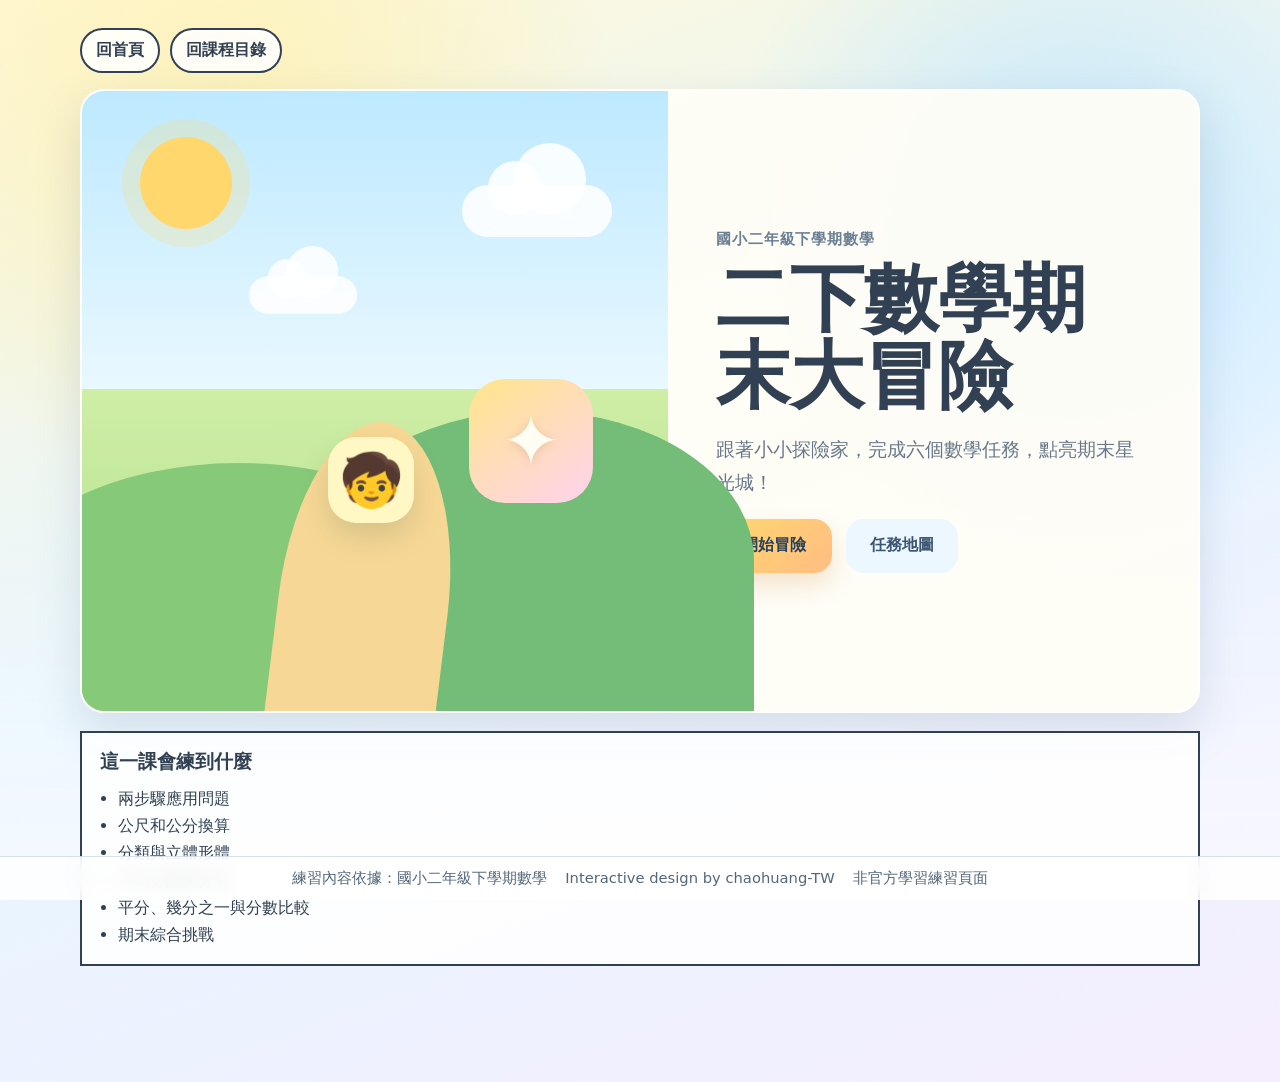
<file: g2-math-final-adventure/index.html>
<!doctype html>
<html lang="zh-Hant">
  <head>
    <meta charset="utf-8">
    <meta name="viewport" content="width=device-width, initial-scale=1">
    <meta name="description" content="國小二年級下學期數學期末複習互動遊戲，完成六個任務，點亮期末星光城。">
    <title>二下數學期末大冒險</title>
    <link rel="stylesheet" href="../assets/css/course-platform.css">
    <link rel="stylesheet" href="style.css">
  </head>
  <body data-course-id="math-final">
    <div class="sky-glow" aria-hidden="true"></div>
    <main class="app-shell">
      <section class="home-screen" id="home-screen">
        <div class="storybook">
          <div class="hero-art" aria-hidden="true">
            <div class="sun"></div>
            <div class="cloud cloud-one"></div>
            <div class="cloud cloud-two"></div>
            <div class="hill hill-one"></div>
            <div class="hill hill-two"></div>
            <div class="path"></div>
            <div class="explorer">🧒</div>
            <div class="star-city">✦</div>
          </div>
          <div class="home-copy">
            <p class="eyebrow">國小二年級下學期數學</p>
            <h1>二下數學期末大冒險</h1>
            <p class="subtitle">跟著小小探險家，完成六個數學任務，點亮期末星光城！</p>
            <div class="home-actions">
              <button class="primary-button" id="start-adventure" type="button">開始冒險</button>
              <button class="soft-button" id="open-map" type="button">任務地圖</button>
            </div>
          </div>
        </div>
      </section>

      <section class="map-screen" id="map-screen" hidden>
        <div class="section-head">
          <p class="eyebrow">Mission Map</p>
          <h2>數學任務地圖</h2>
          <p>完成六個任務，點亮期末星光城。</p>
        </div>
        <div class="map-board" id="map-board" aria-label="數學任務地圖"></div>
        <div class="map-actions">
          <button class="soft-button" id="back-home" type="button">回首頁</button>
          <button class="primary-button" id="continue-adventure" type="button">繼續冒險</button>
        </div>
      </section>

      <section class="level-screen" id="level-screen" hidden>
        <div class="level-topbar">
          <button class="icon-button" id="level-map-button" type="button" aria-label="回任務地圖">⌂</button>
          <div>
            <p class="eyebrow" id="level-kicker">任務</p>
            <h2 id="level-title"></h2>
          </div>
          <div class="score-pill" id="score-pill">0 分</div>
        </div>

        <div class="progress-card">
          <span id="question-count">第 1 題 / 10 題</span>
          <div class="progress-track" aria-hidden="true"><div id="progress-fill"></div></div>
        </div>

        <article class="question-card">
          <div class="question-scene" id="question-scene" aria-hidden="true"></div>
          <p class="skill-tag" id="skill-tag"></p>
          <h3 id="question-text"></h3>
          <div class="choices" id="choices"></div>
          <div class="feedback" id="feedback" role="status" aria-live="polite" hidden></div>
          <button class="primary-button next-button" id="next-question" type="button" hidden>下一題</button>
        </article>
      </section>

      <section class="summary-screen" id="summary-screen" hidden>
        <div class="summary-card">
          <p class="eyebrow" id="summary-world">任務完成</p>
          <h2 id="summary-title"></h2>
          <p class="big-score" id="summary-score"></p>
          <p id="summary-message"></p>
          <div class="mistake-box" id="mistake-box"></div>
          <div class="summary-actions">
            <button class="soft-button" id="replay-level" type="button">再玩一次</button>
            <button class="primary-button" id="summary-map" type="button">回任務地圖</button>
          </div>
        </div>
      </section>

      <footer class="site-footer">
        <p>練習內容依據：國小二年級下學期數學</p>
        <p>Interactive design by chaohuang-TW</p>
        <p>非官方學習練習頁面</p>
      </footer>
    </main>

    <script src="questions.js"></script>
    <script src="app.js"></script>
    <script src="../assets/js/course-platform.js"></script>
  </body>
</html>
</file>
<file: styles.css>
:root {
  color-scheme: light;
  --ink: #18231d;
  --muted: #57685f;
  --paper: #fff8ea;
  --surface: rgba(255, 253, 246, 0.88);
  --line: rgba(24, 35, 29, 0.2);
  --leaf: #1d6a4d;
  --leaf-dark: #0d4131;
  --river: #4f9cab;
  --sun: #eeb449;
  --clay: #bb6a42;
  --shadow: 0 24px 64px rgba(19, 40, 32, 0.14);
}

* {
  box-sizing: border-box;
}

html {
  scroll-behavior: smooth;
}

body {
  margin: 0;
  min-height: 100vh;
  color: var(--ink);
  font-family: "BiauKai", "Kaiti TC", "PingFang TC", "Noto Serif TC", serif;
  background:
    radial-gradient(circle at 10% 10%, rgba(238, 180, 73, 0.28), transparent 24rem),
    radial-gradient(circle at 92% 14%, rgba(79, 156, 171, 0.24), transparent 24rem),
    linear-gradient(135deg, #f7ecd2 0%, #f1deb1 42%, #d8e7d3 100%);
}

a {
  color: inherit;
  text-decoration: none;
}

h1,
h2,
h3,
p {
  margin-top: 0;
}

.site-shell {
  width: min(1180px, calc(100% - 32px));
  margin: 0 auto;
  padding: 32px 0 54px;
}

.hero {
  display: grid;
  grid-template-columns: 1.08fr 0.92fr;
  gap: 24px;
  min-height: 520px;
}

.hero-copy,
.hero-side,
.course-card,
.support-card {
  border: 2px solid rgba(24, 35, 29, 0.82);
  background: var(--surface);
  box-shadow: var(--shadow);
  backdrop-filter: blur(8px);
}

.hero-copy {
  position: relative;
  overflow: hidden;
  border-radius: 42px;
  padding: clamp(28px, 5vw, 64px);
}

.hero-copy::after {
  content: "";
  position: absolute;
  inset: auto -6% -28% -6%;
  height: 48%;
  background: linear-gradient(160deg, rgba(79, 156, 171, 0.64), rgba(29, 106, 77, 0.34));
  border-radius: 58% 42% 0 0;
  transform: rotate(-2deg);
}

.hero-copy > * {
  position: relative;
}

.hero-kicker,
.section-kicker,
.course-label {
  font-family: "PingFang TC", "Noto Sans TC", sans-serif;
  font-weight: 900;
  letter-spacing: 0.12em;
}

.hero-kicker,
.section-kicker {
  margin-bottom: 16px;
  color: var(--leaf-dark);
  font-size: 0.84rem;
  text-transform: uppercase;
}

h1 {
  max-width: 8em;
  margin-bottom: 18px;
  font-size: clamp(3.4rem, 8vw, 6.6rem);
  line-height: 0.94;
  letter-spacing: -0.08em;
}

.hero-text {
  max-width: 34rem;
  margin-bottom: 0;
  color: var(--leaf-dark);
  font-family: "PingFang TC", "Noto Sans TC", sans-serif;
  font-size: clamp(1.1rem, 2vw, 1.45rem);
  font-weight: 800;
  line-height: 1.7;
}

.hero-actions {
  margin-top: 28px;
}

.primary-link {
  display: inline-flex;
  align-items: center;
  justify-content: center;
  min-height: 50px;
  padding: 12px 20px;
  border: 2px solid var(--ink);
  border-radius: 999px;
  background: var(--sun);
  box-shadow: 5px 5px 0 var(--leaf-dark);
  font-family: "PingFang TC", "Noto Sans TC", sans-serif;
  font-weight: 900;
}

.hero-side {
  border-radius: 42px;
  padding: 24px;
  display: flex;
  align-items: center;
}

.grade-grid {
  display: grid;
  grid-template-columns: repeat(3, 1fr);
  gap: 12px;
  width: 100%;
}

.grade-card {
  min-height: 96px;
  padding: 14px;
  border: 1px solid var(--line);
  border-radius: 22px;
  background: rgba(255, 255, 255, 0.52);
  font-family: "PingFang TC", "Noto Sans TC", sans-serif;
}

.grade-card strong {
  display: block;
  font-size: 1.15rem;
}

.grade-card span {
  display: block;
  margin-top: 8px;
  color: var(--muted);
  font-size: 0.84rem;
}

.grade-card.active {
  background: var(--leaf);
  color: #fffdf5;
  border-color: var(--leaf-dark);
  box-shadow: 4px 4px 0 rgba(13, 65, 49, 0.38);
}

.grade-card.active span {
  color: rgba(255, 253, 245, 0.84);
}

.course-section,
.support-section {
  margin-top: 56px;
}

.section-head {
  margin-bottom: 20px;
}

h2 {
  margin-bottom: 0;
  font-size: clamp(2rem, 4vw, 3.2rem);
  line-height: 1.02;
}

.course-grid {
  display: grid;
  grid-template-columns: repeat(3, 1fr);
  gap: 18px;
}

.course-card {
  position: relative;
  overflow: hidden;
  border-radius: 30px;
  min-height: 250px;
  padding: 24px;
  transition: transform 180ms ease, box-shadow 180ms ease;
}

.course-card:hover {
  transform: translateY(-5px);
  box-shadow: 0 30px 70px rgba(19, 40, 32, 0.22);
}

.course-card::after {
  content: "";
  position: absolute;
  right: -36px;
  bottom: -44px;
  width: 132px;
  height: 132px;
  border-radius: 38px;
  background: linear-gradient(135deg, var(--river), var(--clay));
  opacity: 0.22;
  transform: rotate(18deg);
}

.course-card > * {
  position: relative;
}

.course-label {
  display: inline-flex;
  padding: 7px 10px;
  border-radius: 999px;
  background: rgba(24, 35, 29, 0.08);
  font-size: 0.78rem;
}

.course-name {
  margin: 18px 0 10px;
  font-size: 1.9rem;
  line-height: 1.12;
}

.course-focus {
  margin-bottom: 26px;
  color: var(--muted);
  font-family: "PingFang TC", "Noto Sans TC", sans-serif;
  line-height: 1.75;
}

.course-action {
  position: absolute;
  left: 24px;
  bottom: 22px;
  font-family: "PingFang TC", "Noto Sans TC", sans-serif;
  font-weight: 900;
  color: var(--leaf-dark);
}

.support-section {
  display: grid;
  grid-template-columns: 1fr 1fr;
  gap: 18px;
}

.support-card {
  border-radius: 30px;
  padding: 24px;
}

.support-card p:last-child {
  margin-bottom: 0;
  color: var(--muted);
  font-family: "PingFang TC", "Noto Sans TC", sans-serif;
  line-height: 1.8;
}

.site-footer {
  margin-top: 56px;
  padding-top: 22px;
  border-top: 1px solid var(--line);
  display: flex;
  justify-content: space-between;
  gap: 12px;
  flex-wrap: wrap;
  color: var(--muted);
  font-family: "PingFang TC", "Noto Sans TC", sans-serif;
  font-size: 0.9rem;
}

.load-fallback {
  color: var(--muted);
  font-family: "PingFang TC", "Noto Sans TC", sans-serif;
}

@media (max-width: 900px) {
  .hero,
  .support-section,
  .course-grid {
    grid-template-columns: 1fr;
  }

  .grade-grid {
    grid-template-columns: repeat(2, 1fr);
  }
}

@media (max-width: 640px) {
  .site-shell {
    width: min(100% - 24px, 1180px);
    padding-top: 20px;
  }

  .hero-copy,
  .hero-side,
  .course-card,
  .support-card {
    border-radius: 28px;
  }

  .grade-grid {
    grid-template-columns: 1fr;
  }
}
</file>
<file: assets/css/course-platform.css>
.course-platform-bar {
  display: flex;
  flex-wrap: wrap;
  gap: 10px;
  margin-bottom: 16px;
}

.course-platform-link {
  display: inline-flex;
  align-items: center;
  justify-content: center;
  min-height: 44px;
  padding: 10px 14px;
  border: 2px solid currentColor;
  border-radius: 999px;
  background: rgba(255, 255, 255, 0.86);
  color: inherit;
  font-weight: 900;
  text-decoration: none;
}

.course-platform-link:hover {
  transform: translateY(-2px);
}

.course-platform-skills,
.course-platform-summary {
  margin-top: 18px;
  padding: 16px 18px;
  border: 2px solid currentColor;
  background: rgba(255, 255, 255, 0.86);
}

.course-platform-skills h2,
.course-platform-summary h3 {
  margin: 0 0 10px;
  font-size: 1.2rem;
}

.course-platform-skills ul {
  margin: 0;
  padding-left: 18px;
  line-height: 1.7;
}

.course-platform-summary p {
  margin: 0;
  line-height: 1.8;
}
</file>
<file: g2-math-final-adventure/style.css>
:root {
  --ink: #314052;
  --muted: #68788a;
  --paper: #fffdf6;
  --card: rgba(255, 253, 246, 0.92);
  --green: #4cae79;
  --green-soft: #e4f7eb;
  --orange: #ef9b4a;
  --orange-soft: #fff0df;
  --blue: #6aa7d8;
  --shadow: 0 18px 45px rgba(84, 104, 132, 0.18);
}

* {
  box-sizing: border-box;
}

body {
  min-height: 100vh;
  margin: 0;
  color: var(--ink);
  font-family: "PingFang TC", "Noto Sans TC", "Microsoft JhengHei", system-ui, sans-serif;
  background:
    radial-gradient(circle at 18% 12%, rgba(255, 238, 163, 0.65), transparent 24rem),
    radial-gradient(circle at 84% 18%, rgba(189, 229, 255, 0.8), transparent 22rem),
    linear-gradient(160deg, #fff8d7 0%, #e7f6ff 48%, #f5eeff 100%);
}

button {
  font: inherit;
}

.sky-glow {
  position: fixed;
  inset: auto 0 0;
  height: 42vh;
  background: linear-gradient(transparent, rgba(255, 255, 255, 0.52));
  pointer-events: none;
}

.app-shell {
  position: relative;
  width: min(1120px, calc(100% - 28px));
  min-height: 100vh;
  margin: 0 auto;
  padding: 28px 0 116px;
}

.storybook,
.map-screen,
.level-screen,
.summary-card {
  background: var(--card);
  border: 2px solid rgba(255, 255, 255, 0.85);
  border-radius: 24px;
  box-shadow: var(--shadow);
}

.storybook {
  display: grid;
  grid-template-columns: 1.05fr 0.95fr;
  min-height: 620px;
  overflow: hidden;
}

.hero-art {
  position: relative;
  min-height: 620px;
  background: linear-gradient(#bde9ff 0%, #e9f8ff 48%, #cfeea6 48%, #a9de86 100%);
}

.sun,
.cloud,
.hill,
.path,
.explorer,
.star-city {
  position: absolute;
}

.sun {
  top: 46px;
  left: 58px;
  width: 92px;
  aspect-ratio: 1;
  border-radius: 50%;
  background: #ffd76d;
  box-shadow: 0 0 0 18px rgba(255, 215, 109, 0.24);
}

.cloud {
  width: 150px;
  height: 52px;
  border-radius: 999px;
  background: rgba(255, 255, 255, 0.88);
}

.cloud::before,
.cloud::after {
  content: "";
  position: absolute;
  bottom: 22px;
  border-radius: 50%;
  background: inherit;
}

.cloud::before {
  left: 26px;
  width: 54px;
  height: 54px;
}

.cloud::after {
  right: 26px;
  width: 72px;
  height: 72px;
}

.cloud-one {
  top: 94px;
  right: 56px;
}

.cloud-two {
  top: 178px;
  left: 146px;
  transform: scale(0.72);
}

.hill {
  bottom: 0;
  border-radius: 50% 50% 0 0;
}

.hill-one {
  left: -78px;
  width: 470px;
  height: 248px;
  background: #86c978;
}

.hill-two {
  right: -86px;
  width: 440px;
  height: 300px;
  background: #73bd78;
}

.path {
  bottom: -80px;
  left: 48%;
  width: 170px;
  height: 370px;
  border-radius: 50% 50% 0 0;
  background: #f7d795;
  transform: translateX(-50%) rotate(7deg);
}

.explorer {
  left: 42%;
  bottom: 188px;
  width: 86px;
  height: 86px;
  display: grid;
  place-items: center;
  border-radius: 28px;
  background: #fff7c4;
  font-size: 52px;
  box-shadow: 0 14px 28px rgba(91, 121, 92, 0.2);
}

.star-city {
  right: 75px;
  bottom: 208px;
  width: 124px;
  height: 124px;
  display: grid;
  place-items: center;
  border-radius: 36px;
  background: linear-gradient(145deg, #ffe68a, #ffd2ee);
  color: #fffdf4;
  font-size: 72px;
  text-shadow: 0 2px 10px rgba(155, 102, 42, 0.2);
}

.home-copy {
  align-self: center;
  padding: 48px;
}

.eyebrow {
  margin: 0 0 10px;
  color: #6b7f95;
  font-size: 0.95rem;
  font-weight: 800;
  letter-spacing: 0.06em;
}

h1,
h2,
h3,
p {
  margin-top: 0;
}

h1 {
  margin-bottom: 18px;
  font-size: clamp(2.25rem, 6vw, 4.6rem);
  line-height: 1.05;
}

h2 {
  margin-bottom: 10px;
  font-size: clamp(1.85rem, 4vw, 3rem);
}

h3 {
  font-size: clamp(1.35rem, 3vw, 2rem);
  line-height: 1.45;
}

.subtitle,
.section-head p,
#summary-message {
  color: var(--muted);
  font-size: 1.2rem;
  line-height: 1.75;
}

.home-actions,
.map-actions,
.summary-actions {
  display: flex;
  flex-wrap: wrap;
  gap: 14px;
}

.primary-button,
.soft-button,
.icon-button {
  border: 0;
  cursor: pointer;
  min-height: 54px;
  border-radius: 18px;
  font-weight: 900;
  transition: transform 0.18s ease, box-shadow 0.18s ease, filter 0.18s ease;
}

.primary-button {
  padding: 0 26px;
  color: #28415a;
  background: linear-gradient(135deg, #ffd86e, #ffbd82);
  box-shadow: 0 12px 24px rgba(221, 142, 65, 0.24);
}

.soft-button,
.icon-button {
  padding: 0 24px;
  color: #3c5570;
  background: #edf7ff;
}

.primary-button:hover,
.soft-button:hover,
.icon-button:hover,
.choice-button:hover,
.world-card:hover {
  transform: translateY(-2px);
  filter: brightness(1.02);
}

.map-screen,
.level-screen {
  padding: 26px;
}

.section-head {
  text-align: center;
  margin: 0 auto 24px;
}

.map-board {
  position: relative;
  display: grid;
  grid-template-columns: repeat(3, minmax(0, 1fr));
  gap: 18px;
  padding: 18px;
  border-radius: 22px;
  background:
    radial-gradient(circle at 16% 24%, rgba(255, 230, 138, 0.42), transparent 10rem),
    linear-gradient(135deg, #e8f7ff, #f9f4dc);
}

.world-card {
  position: relative;
  display: grid;
  gap: 8px;
  min-height: 210px;
  padding: 22px;
  text-align: left;
  color: var(--ink);
  background: rgba(255, 255, 255, 0.76);
  border: 2px solid rgba(255, 255, 255, 0.86);
  border-radius: 20px;
  box-shadow: 0 12px 24px rgba(88, 112, 132, 0.12);
  cursor: pointer;
}

.world-card.completed {
  background: linear-gradient(145deg, #fffdf8, #fff2ba);
  box-shadow: 0 18px 32px rgba(218, 174, 74, 0.22);
}

.world-card.final-lit {
  outline: 4px solid rgba(255, 225, 111, 0.66);
}

.world-step {
  position: absolute;
  top: 14px;
  right: 16px;
  color: #8aa0b8;
  font-weight: 900;
}

.world-badge {
  width: 62px;
  height: 62px;
  display: grid;
  place-items: center;
  border-radius: 20px;
  background: var(--badge);
  font-size: 1.55rem;
  font-weight: 900;
  box-shadow: inset 0 -6px 0 rgba(255, 255, 255, 0.28);
}

.world-name {
  font-size: 1.35rem;
  font-weight: 900;
}

.world-practice,
.world-best {
  color: var(--muted);
  line-height: 1.5;
}

.world-best {
  margin-top: auto;
  font-weight: 800;
}

.city-message {
  grid-column: 1 / -1;
  padding: 18px;
  text-align: center;
  border-radius: 18px;
  color: #6f5424;
  background: #fff0a9;
  font-size: 1.6rem;
  font-weight: 900;
}

.level-topbar {
  display: grid;
  grid-template-columns: auto 1fr auto;
  gap: 18px;
  align-items: center;
  margin-bottom: 18px;
}

.icon-button {
  width: 56px;
  padding: 0;
  font-size: 1.5rem;
}

.score-pill {
  min-width: 90px;
  padding: 14px 18px;
  text-align: center;
  border-radius: 18px;
  background: #fff1bb;
  font-weight: 900;
}

.progress-card,
.question-card {
  border-radius: 22px;
  background: rgba(255, 255, 255, 0.78);
}

.progress-card {
  padding: 16px;
  margin-bottom: 18px;
  font-weight: 900;
}

.progress-track {
  height: 14px;
  margin-top: 10px;
  overflow: hidden;
  border-radius: 999px;
  background: #dcebf5;
}

#progress-fill {
  width: 0;
  height: 100%;
  border-radius: inherit;
  background: linear-gradient(90deg, #89d88c, #ffd66b);
  transition: width 0.25s ease;
}

.question-card {
  padding: clamp(18px, 4vw, 34px);
}

.question-scene {
  min-height: 92px;
  display: grid;
  place-items: center;
  margin-bottom: 16px;
  padding: 18px;
  border-radius: 18px;
  background: linear-gradient(135deg, #f7fbff, #fff8d9);
  font-size: clamp(1.7rem, 4vw, 3rem);
  line-height: 1.4;
  text-align: center;
}

.skill-tag {
  display: inline-flex;
  margin-bottom: 8px;
  padding: 8px 12px;
  border-radius: 999px;
  color: #476178;
  background: #edf7ff;
  font-weight: 900;
}

.choices {
  display: grid;
  grid-template-columns: repeat(2, minmax(0, 1fr));
  gap: 14px;
}

.choice-button {
  min-height: 70px;
  padding: 16px;
  border: 2px solid #e1eef4;
  border-radius: 18px;
  color: var(--ink);
  background: #ffffff;
  cursor: pointer;
  font-size: 1.15rem;
  font-weight: 850;
  line-height: 1.45;
}

.choice-button:disabled {
  cursor: default;
  transform: none;
}

.correct-choice {
  border-color: #8dd3a7;
  background: var(--green-soft);
}

.wrong-choice {
  border-color: #f2b071;
  background: var(--orange-soft);
}

.feedback {
  display: grid;
  gap: 8px;
  margin-top: 18px;
  padding: 16px;
  border-radius: 18px;
  line-height: 1.6;
}

.feedback strong {
  font-size: 1.25rem;
}

.feedback.correct {
  color: #276c49;
  background: var(--green-soft);
}

.feedback.wrong {
  color: #8a5525;
  background: var(--orange-soft);
}

.next-button {
  width: 100%;
  margin-top: 16px;
}

.summary-screen {
  display: grid;
  place-items: center;
}

.summary-card {
  width: min(820px, 100%);
  padding: clamp(24px, 5vw, 44px);
}

.big-score {
  display: inline-flex;
  padding: 12px 18px;
  border-radius: 18px;
  background: #fff0a9;
  font-size: 2rem;
  font-weight: 900;
}

.mistake-box {
  display: grid;
  gap: 12px;
  margin: 22px 0;
  padding: 18px;
  border-radius: 18px;
  background: #f7fbff;
}

.mistake-box h3 {
  margin-bottom: 0;
  font-size: 1.35rem;
}

.mistake-item {
  padding: 14px;
  border-radius: 14px;
  background: #ffffff;
}

.mistake-item p {
  margin-bottom: 6px;
  color: var(--muted);
  line-height: 1.6;
}

.site-footer {
  position: fixed;
  left: 0;
  right: 0;
  bottom: 0;
  z-index: 5;
  display: flex;
  flex-wrap: wrap;
  justify-content: center;
  gap: 8px 18px;
  padding: 12px 16px;
  color: #53677b;
  background: rgba(255, 255, 255, 0.82);
  border-top: 1px solid rgba(165, 189, 205, 0.45);
  backdrop-filter: blur(10px);
  font-size: 0.92rem;
}

.site-footer p {
  margin: 0;
}

[hidden] {
  display: none !important;
}

@media (max-width: 820px) {
  .app-shell {
    width: min(100% - 18px, 680px);
    padding-top: 12px;
  }

  .storybook {
    grid-template-columns: 1fr;
  }

  .hero-art {
    min-height: 360px;
  }

  .home-copy {
    padding: 28px;
  }

  .map-board,
  .choices {
    grid-template-columns: 1fr;
  }

  .level-topbar {
    grid-template-columns: auto 1fr;
  }

  .score-pill {
    grid-column: 1 / -1;
  }
}

@media (max-width: 520px) {
  .home-actions,
  .map-actions,
  .summary-actions {
    display: grid;
  }

  .primary-button,
  .soft-button {
    width: 100%;
  }

  .map-screen,
  .level-screen {
    padding: 16px;
  }

  .world-card {
    min-height: 180px;
  }

  .site-footer {
    font-size: 0.8rem;
  }
}
</file>
